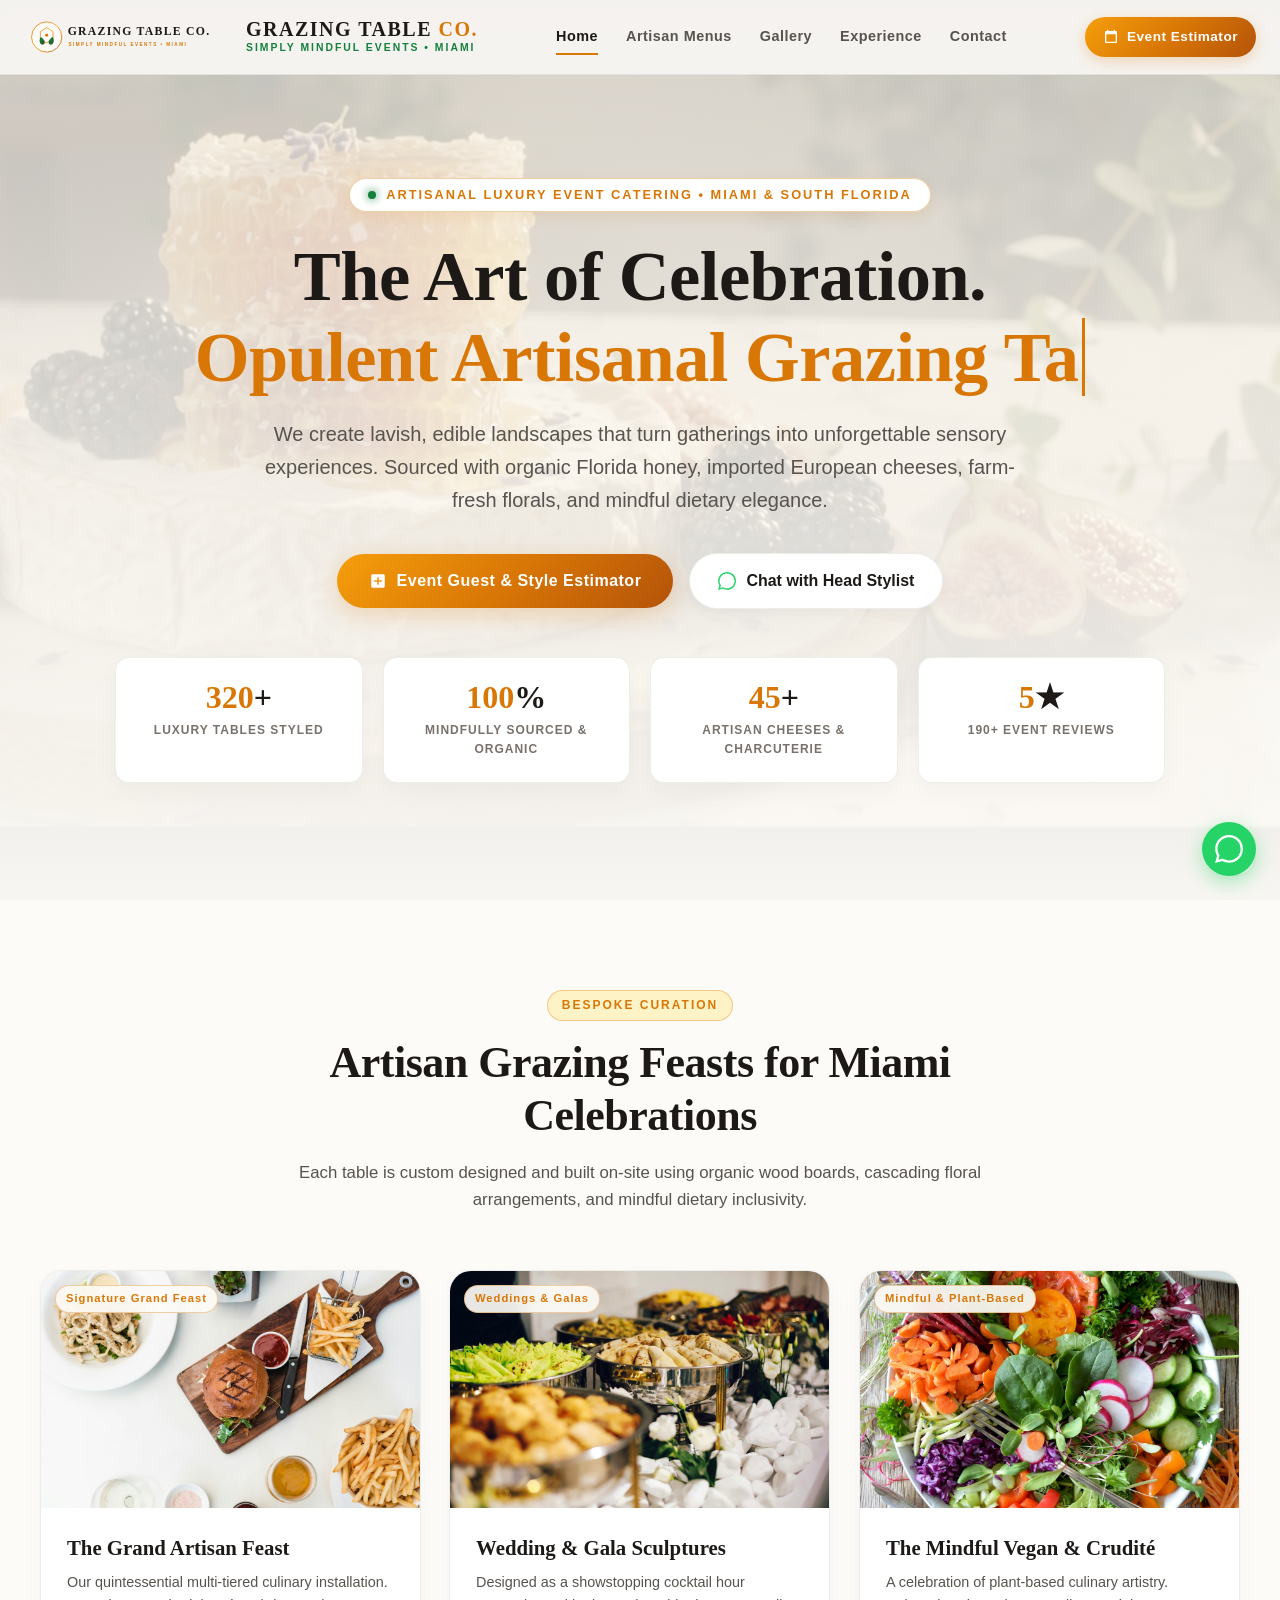
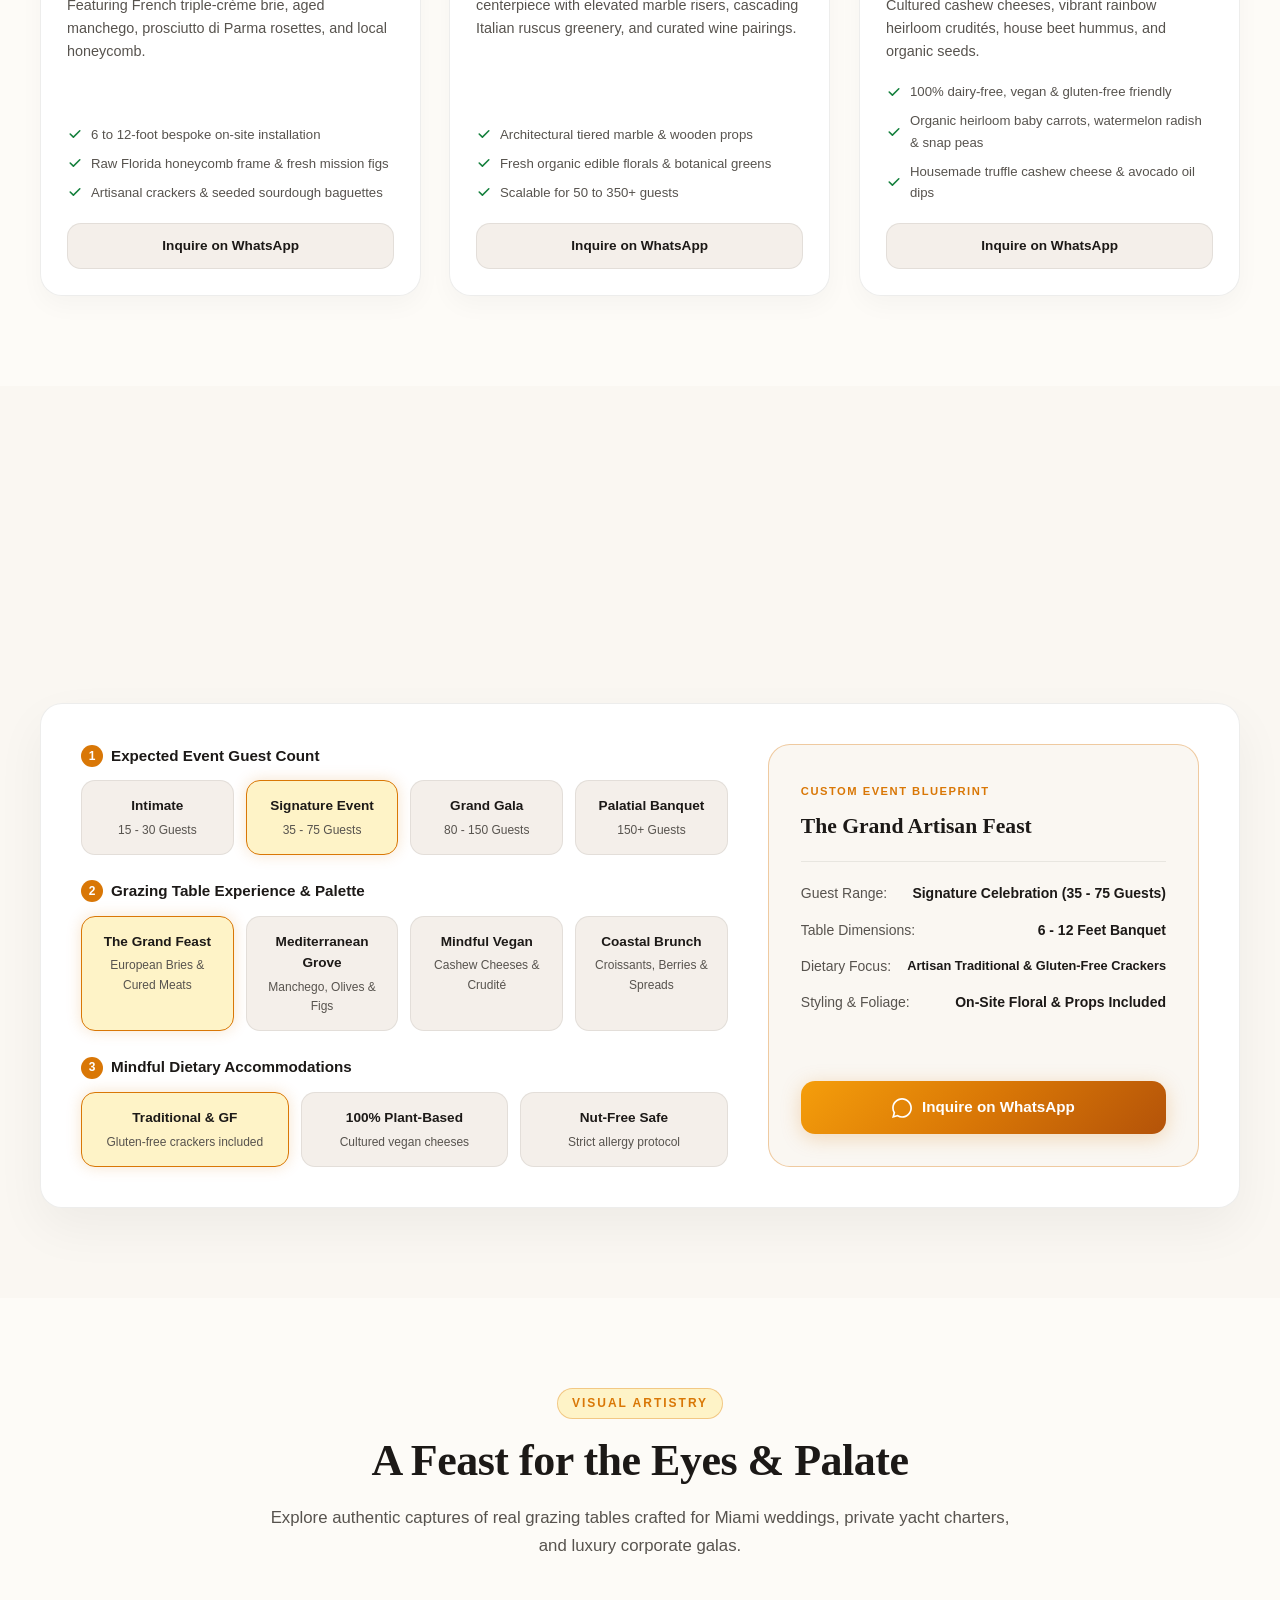
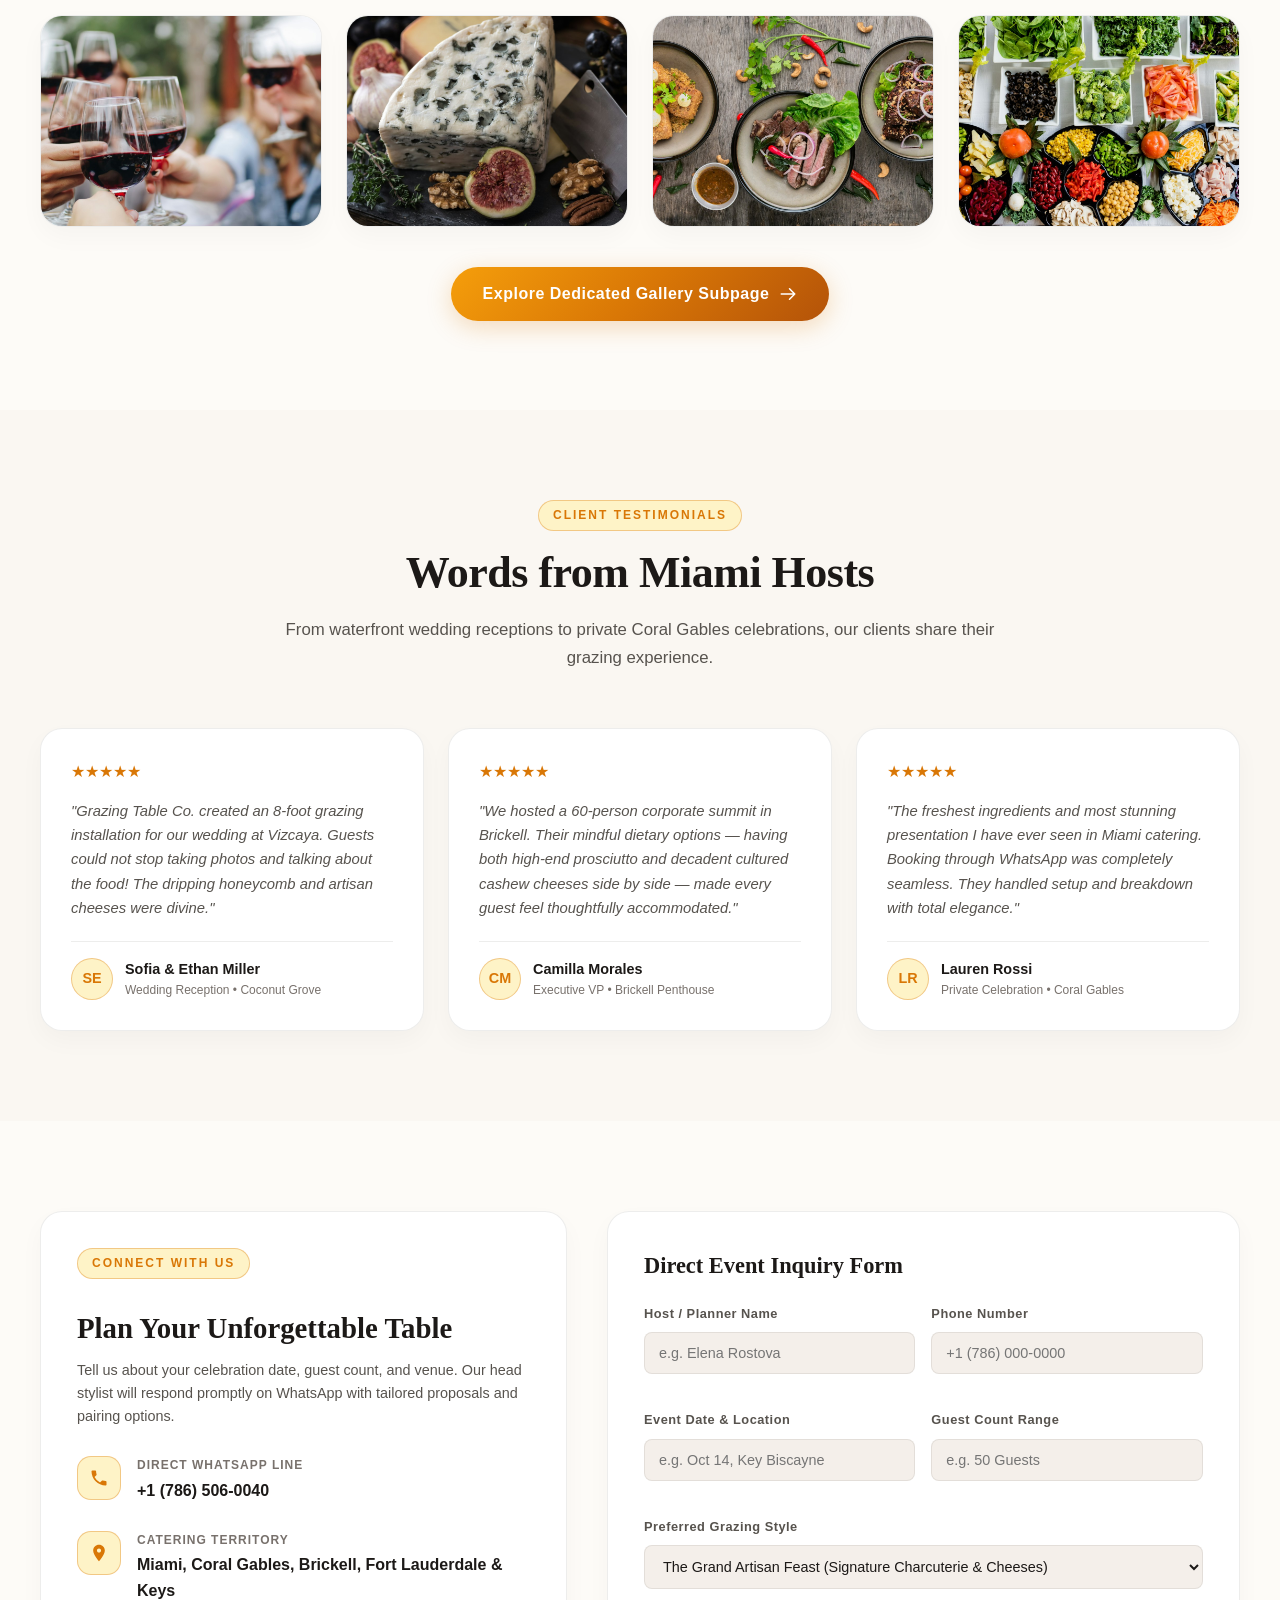
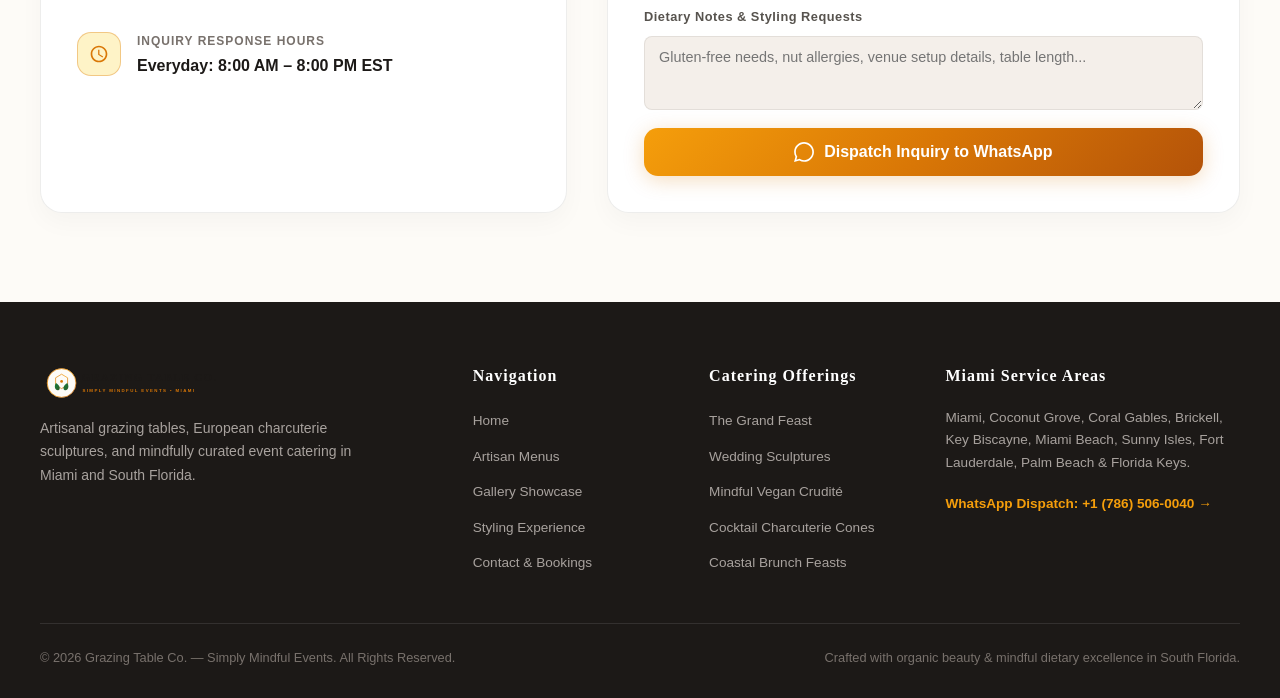
<file: index.html>
<!DOCTYPE html>
<html lang="en">
<head>
  <meta charset="UTF-8">
  <meta name="viewport" content="width=device-width, initial-scale=1.0">
  <title>Grazing Table Co. | Luxury Artisanal Event Catering &amp; Charcuterie Miami</title>
  <meta name="description" content="Grazing Table Co. — Simply Mindful Events crafts breathtaking artisanal grazing tables, European cheese displays, and mindfully sourced event catering across Miami and South Florida.">
  
  <link rel="icon" type="image/svg+xml" href="assets/images/favicon.svg">
  <link rel="icon" type="image/png" sizes="32x32" href="assets/images/favicon-32x32.png">
  <link rel="apple-touch-icon" href="assets/images/apple-touch-icon.png">
  
  <link rel="stylesheet" href="css/style.css">
</head>
<body>

  <!-- Top Navigation Bar -->
  <header class="site-header">
    <div class="nav-container">
      <a href="index.html" class="brand-link">
        <img src="assets/images/logo.svg" alt="Grazing Table Co. Logo" class="brand-logo-img">
        <div class="brand-text">
          <span class="brand-title">GRAZING TABLE <span>CO.</span></span>
          <span class="brand-sub">Simply Mindful Events • Miami</span>
        </div>
      </a>

      <nav class="nav-menu">
        <a href="index.html" class="nav-link active">Home</a>
        <a href="menus.html" class="nav-link">Artisan Menus</a>
        <a href="gallery.html" class="nav-link">Gallery</a>
        <a href="experience.html" class="nav-link">Experience</a>
        <a href="contact.html" class="nav-link">Contact</a>
      </nav>

      <div class="nav-actions">
        <a href="#estimator" class="btn-header-cta">
          <svg width="16" height="16" fill="currentColor" viewBox="0 0 24 24"><path d="M19 3h-1V1h-2v2H8V1H6v2H5c-1.11 0-2 .9-2 2v14c0 1.1.89 2 2 2h14c1.1 0 2-.9 2-2V5c0-1.1-.9-2-2-2zm0 16H5V8h14v11z"/></svg>
          Event Estimator
        </a>
        <button class="hamburger-btn" aria-label="Toggle navigation drawer" aria-expanded="false">
          <svg width="22" height="22" fill="none" stroke="currentColor" stroke-width="2" viewBox="0 0 24 24"><path stroke-linecap="round" stroke-linejoin="round" d="M4 6h16M4 12h16M4 18h16"/></svg>
        </button>
      </div>
    </div>
  </header>

  <!-- Mobile Drawer -->
  <aside class="mobile-drawer">
    <ul class="drawer-links">
      <li><a href="index.html" class="drawer-link active">Home</a></li>
      <li><a href="menus.html" class="drawer-link">Artisan Menus &amp; Pairings</a></li>
      <li>
        <a href="gallery.html" class="drawer-link">
          Showcase Gallery
          <span class="drawer-badge">Dedicated Tab</span>
        </a>
      </li>
      <li><a href="experience.html" class="drawer-link">Styling &amp; Experience</a></li>
      <li><a href="contact.html" class="drawer-link">Event Booking on WhatsApp</a></li>
    </ul>

    <div class="drawer-cta-container">
      <a href="https://wa.me/17865060040?text=Hi%20Grazing%20Table%20Co.!%20I'd%20like%20to%20inquire%20about%20event%20catering%20in%20Miami." class="btn-hero-primary" style="width:100%;">
        <svg width="18" height="18" fill="currentColor" viewBox="0 0 24 24"><path d="M.057 24l1.687-6.163c-1.041-1.804-1.588-3.849-1.587-5.946.003-6.556 5.338-11.891 11.893-11.891 3.181.001 6.167 1.24 8.413 3.488 2.245 2.248 3.481 5.236 3.48 8.414-.003 6.557-5.338 11.892-11.893 11.892-1.99-.001-3.951-.5-5.688-1.448l-6.305 1.654zm6.597-3.807c1.676.995 3.276 1.591 5.392 1.592 5.448 0 9.886-4.434 9.889-9.885.002-5.462-4.415-9.89-9.881-9.892-5.452 0-9.887 4.434-9.889 9.884-.001 2.225.651 3.891 1.746 5.634l-.999 3.648 3.742-.981z"/></svg>
        WhatsApp Catering (+1 786-506-0040)
      </a>
    </div>
  </aside>

  <!-- Hero Section with 16:9 Gemini Video -->
  <section class="hero-section">
    <div class="hero-video-wrap">
      <video class="hero-video" autoplay loop muted playsinline poster="assets/images/hero-poster.jpg">
        <source src="assets/videos/hero.mp4" type="video/mp4">
      </video>
    </div>
    <div class="hero-overlay"></div>

    <button class="video-control-btn" aria-label="Toggle background video playback">
      <svg width="18" height="18" fill="currentColor" viewBox="0 0 24 24"><path d="M6 19h4V5H6v14zm8-14v14h4V5h-4z"/></svg>
    </button>

    <div class="hero-container glide-in">
      <div class="hero-badge">
        <span class="live-beacon"></span>
        Artisanal Luxury Event Catering • Miami &amp; South Florida
      </div>

      <h1 class="hero-title">
        The Art of Celebration.<br>
        <span class="dynamic-typewriter"></span>
      </h1>

      <p class="hero-lead">
        We create lavish, edible landscapes that turn gatherings into unforgettable sensory experiences. Sourced with organic Florida honey, imported European cheeses, farm-fresh florals, and mindful dietary elegance.
      </p>

      <div class="hero-cta-group">
        <a href="#estimator" class="btn-hero-primary">
          <svg width="18" height="18" fill="currentColor" viewBox="0 0 24 24"><path d="M19 3H5c-1.1 0-2 .9-2 2v14c0 1.1.9 2 2 2h14c1.1 0 2-.9 2-2V5c0-1.1-.9-2-2-2zm-2 10h-4v4h-2v-4H7v-2h4V7h2v4h4v2z"/></svg>
          Event Guest &amp; Style Estimator
        </a>
        <a href="https://wa.me/17865060040?text=Hi%20Grazing%20Table%20Co.!%20I'd%20like%20to%20discuss%20catering%20for%20an%20upcoming%20event." class="btn-hero-secondary">
          <svg width="18" height="18" fill="#25D366" viewBox="0 0 24 24"><path d="M.057 24l1.687-6.163c-1.041-1.804-1.588-3.849-1.587-5.946.003-6.556 5.338-11.891 11.893-11.891 3.181.001 6.167 1.24 8.413 3.488 2.245 2.248 3.481 5.236 3.48 8.414-.003 6.557-5.338 11.892-11.893 11.892-1.99-.001-3.951-.5-5.688-1.448l-6.305 1.654zm6.597-3.807c1.676.995 3.276 1.591 5.392 1.592 5.448 0 9.886-4.434 9.889-9.885.002-5.462-4.415-9.89-9.881-9.892-5.452 0-9.887 4.434-9.889 9.884-.001 2.225.651 3.891 1.746 5.634l-.999 3.648 3.742-.981z"/></svg>
          Chat with Head Stylist
        </a>
      </div>

      <!-- Compact Telemetry Stats -->
      <div class="hero-telemetry-grid">
        <div class="hero-stat-card">
          <div class="stat-number"><span class="stat-counter" data-target="320">0</span>+</div>
          <div class="stat-label">Luxury Tables Styled</div>
        </div>
        <div class="hero-stat-card">
          <div class="stat-number"><span class="stat-counter" data-target="100">0</span>%</div>
          <div class="stat-label">Mindfully Sourced &amp; Organic</div>
        </div>
        <div class="hero-stat-card">
          <div class="stat-number"><span class="stat-counter" data-target="45">0</span>+</div>
          <div class="stat-label">Artisan Cheeses &amp; Charcuterie</div>
        </div>
        <div class="hero-stat-card">
          <div class="stat-number"><span class="stat-counter" data-target="5.0">0</span>★</div>
          <div class="stat-label">190+ Event Reviews</div>
        </div>
      </div>
    </div>
  </section>

  <!-- Signature Collections -->
  <section class="section">
    <div class="section-container">
      <div class="section-header glide-in">
        <span class="section-badge">Bespoke Curation</span>
        <h2 class="section-title">Artisan Grazing Feasts for Miami Celebrations</h2>
        <p class="section-lead">Each table is custom designed and built on-site using organic wood boards, cascading floral arrangements, and mindful dietary inclusivity.</p>
      </div>

      <div class="cards-grid-3">
        <!-- Collection 1 -->
        <article class="offering-card glide-in">
          <div class="offering-image-wrap">
            <img src="assets/images/artisanal-charcuterie-spread.jpg" alt="The Grand Artisan Feast" class="offering-img">
            <span class="offering-tag">Signature Grand Feast</span>
          </div>
          <div class="offering-body">
            <h3 class="offering-title">The Grand Artisan Feast</h3>
            <p class="offering-desc">Our quintessential multi-tiered culinary installation. Featuring French triple-crème brie, aged manchego, prosciutto di Parma rosettes, and local honeycomb.</p>
            <ul class="offering-features">
              <li class="offering-feature-item"><svg width="16" height="16" fill="currentColor" viewBox="0 0 20 20"><path fill-rule="evenodd" d="M16.707 5.293a1 1 0 010 1.414l-8 8a1 1 0 01-1.414 0l-4-4a1 1 0 011.414-1.414L8 12.586l7.293-7.293a1 1 0 011.414 0z" clip-rule="evenodd"></path></svg> 6 to 12-foot bespoke on-site installation</li>
              <li class="offering-feature-item"><svg width="16" height="16" fill="currentColor" viewBox="0 0 20 20"><path fill-rule="evenodd" d="M16.707 5.293a1 1 0 010 1.414l-8 8a1 1 0 01-1.414 0l-4-4a1 1 0 011.414-1.414L8 12.586l7.293-7.293a1 1 0 011.414 0z" clip-rule="evenodd"></path></svg> Raw Florida honeycomb frame &amp; fresh mission figs</li>
              <li class="offering-feature-item"><svg width="16" height="16" fill="currentColor" viewBox="0 0 20 20"><path fill-rule="evenodd" d="M16.707 5.293a1 1 0 010 1.414l-8 8a1 1 0 01-1.414 0l-4-4a1 1 0 011.414-1.414L8 12.586l7.293-7.293a1 1 0 011.414 0z" clip-rule="evenodd"></path></svg> Artisanal crackers &amp; seeded sourdough baguettes</li>
            </ul>
            <div class="offering-action">
              <a href="https://wa.me/17865060040?text=Hi%20Grazing%20Table%20Co.!%20I'm%20interested%20in%20The%20Grand%20Artisan%20Feast." class="btn-card-inquire">Inquire on WhatsApp</a>
            </div>
          </div>
        </article>

        <!-- Collection 2 -->
        <article class="offering-card glide-in">
          <div class="offering-image-wrap">
            <img src="assets/images/wedding-grazing-feast.jpg" alt="Wedding Grazing Table Installation" class="offering-img">
            <span class="offering-tag">Weddings &amp; Galas</span>
          </div>
          <div class="offering-body">
            <h3 class="offering-title">Wedding &amp; Gala Sculptures</h3>
            <p class="offering-desc">Designed as a showstopping cocktail hour centerpiece with elevated marble risers, cascading Italian ruscus greenery, and curated wine pairings.</p>
            <ul class="offering-features">
              <li class="offering-feature-item"><svg width="16" height="16" fill="currentColor" viewBox="0 0 20 20"><path fill-rule="evenodd" d="M16.707 5.293a1 1 0 010 1.414l-8 8a1 1 0 01-1.414 0l-4-4a1 1 0 011.414-1.414L8 12.586l7.293-7.293a1 1 0 011.414 0z" clip-rule="evenodd"></path></svg> Architectural tiered marble &amp; wooden props</li>
              <li class="offering-feature-item"><svg width="16" height="16" fill="currentColor" viewBox="0 0 20 20"><path fill-rule="evenodd" d="M16.707 5.293a1 1 0 010 1.414l-8 8a1 1 0 01-1.414 0l-4-4a1 1 0 011.414-1.414L8 12.586l7.293-7.293a1 1 0 011.414 0z" clip-rule="evenodd"></path></svg> Fresh organic edible florals &amp; botanical greens</li>
              <li class="offering-feature-item"><svg width="16" height="16" fill="currentColor" viewBox="0 0 20 20"><path fill-rule="evenodd" d="M16.707 5.293a1 1 0 010 1.414l-8 8a1 1 0 01-1.414 0l-4-4a1 1 0 011.414-1.414L8 12.586l7.293-7.293a1 1 0 011.414 0z" clip-rule="evenodd"></path></svg> Scalable for 50 to 350+ guests</li>
            </ul>
            <div class="offering-action">
              <a href="https://wa.me/17865060040?text=Hi%20Grazing%20Table%20Co.!%20I'm%20planning%20a%20wedding/gala%20grazing%20table." class="btn-card-inquire">Inquire on WhatsApp</a>
            </div>
          </div>
        </article>

        <!-- Collection 3 -->
        <article class="offering-card glide-in">
          <div class="offering-image-wrap">
            <img src="assets/images/vegan-mindful-crudite-spread.jpg" alt="Mindful Vegan and Crudite Spread" class="offering-img">
            <span class="offering-tag">Mindful &amp; Plant-Based</span>
          </div>
          <div class="offering-body">
            <h3 class="offering-title">The Mindful Vegan &amp; Crudité</h3>
            <p class="offering-desc">A celebration of plant-based culinary artistry. Cultured cashew cheeses, vibrant rainbow heirloom crudités, house beet hummus, and organic seeds.</p>
            <ul class="offering-features">
              <li class="offering-feature-item"><svg width="16" height="16" fill="currentColor" viewBox="0 0 20 20"><path fill-rule="evenodd" d="M16.707 5.293a1 1 0 010 1.414l-8 8a1 1 0 01-1.414 0l-4-4a1 1 0 011.414-1.414L8 12.586l7.293-7.293a1 1 0 011.414 0z" clip-rule="evenodd"></path></svg> 100% dairy-free, vegan &amp; gluten-free friendly</li>
              <li class="offering-feature-item"><svg width="16" height="16" fill="currentColor" viewBox="0 0 20 20"><path fill-rule="evenodd" d="M16.707 5.293a1 1 0 010 1.414l-8 8a1 1 0 01-1.414 0l-4-4a1 1 0 011.414-1.414L8 12.586l7.293-7.293a1 1 0 011.414 0z" clip-rule="evenodd"></path></svg> Organic heirloom baby carrots, watermelon radish &amp; snap peas</li>
              <li class="offering-feature-item"><svg width="16" height="16" fill="currentColor" viewBox="0 0 20 20"><path fill-rule="evenodd" d="M16.707 5.293a1 1 0 010 1.414l-8 8a1 1 0 01-1.414 0l-4-4a1 1 0 011.414-1.414L8 12.586l7.293-7.293a1 1 0 011.414 0z" clip-rule="evenodd"></path></svg> Housemade truffle cashew cheese &amp; avocado oil dips</li>
            </ul>
            <div class="offering-action">
              <a href="https://wa.me/17865060040?text=Hi%20Grazing%20Table%20Co.!%20I'm%20interested%20in%20The%20Mindful%20Vegan%20spread." class="btn-card-inquire">Inquire on WhatsApp</a>
            </div>
          </div>
        </article>
      </div>
    </div>
  </section>

  <!-- Interactive Value Calculator / Event Guest Count & Style Estimator -->
  <section class="section-alt" id="estimator">
    <div class="section-container">
      <div class="section-header glide-in">
        <span class="section-badge">Interactive Estimator</span>
        <h2 class="section-title">Event Guest Count &amp; Table Stylist</h2>
        <p class="section-lead">Select your estimated celebration guest count, preferred culinary design, and dietary requirements for an instant setup blueprint and direct WhatsApp catering inquiry.</p>
      </div>

      <div class="calculator-wrapper glide-in">
        <form id="grazingEstimatorForm" class="calc-grid" onsubmit="event.preventDefault();">
          <div class="calc-inputs">
            <!-- 1. Guest Count -->
            <div>
              <div class="calc-group-title"><span>1</span> Expected Event Guest Count</div>
              <div class="options-pill-grid">
                <input type="radio" id="guest1" name="guests" value="Intimate Gathering (15 - 30 Guests)" class="calc-pill-input">
                <label for="guest1" class="calc-pill-label">
                  <span class="pill-title">Intimate</span>
                  <span class="pill-sub">15 - 30 Guests</span>
                </label>

                <input type="radio" id="guest2" name="guests" value="Signature Celebration (35 - 75 Guests)" class="calc-pill-input" checked>
                <label for="guest2" class="calc-pill-label">
                  <span class="pill-title">Signature Event</span>
                  <span class="pill-sub">35 - 75 Guests</span>
                </label>

                <input type="radio" id="guest3" name="guests" value="Grand Reception (80 - 150 Guests)" class="calc-pill-input">
                <label for="guest3" class="calc-pill-label">
                  <span class="pill-title">Grand Gala</span>
                  <span class="pill-sub">80 - 150 Guests</span>
                </label>

                <input type="radio" id="guest4" name="guests" value="Palatial Banquet (150+ Guests)" class="calc-pill-input">
                <label for="guest4" class="calc-pill-label">
                  <span class="pill-title">Palatial Banquet</span>
                  <span class="pill-sub">150+ Guests</span>
                </label>
              </div>
            </div>

            <!-- 2. Grazing Style -->
            <div>
              <div class="calc-group-title"><span>2</span> Grazing Table Experience &amp; Palette</div>
              <div class="options-pill-grid">
                <input type="radio" id="style1" name="style" value="grand" class="calc-pill-input" checked>
                <label for="style1" class="calc-pill-label">
                  <span class="pill-title">The Grand Feast</span>
                  <span class="pill-sub">European Bries &amp; Cured Meats</span>
                </label>

                <input type="radio" id="style2" name="style" value="mediterranean" class="calc-pill-input">
                <label for="style2" class="calc-pill-label">
                  <span class="pill-title">Mediterranean Grove</span>
                  <span class="pill-sub">Manchego, Olives &amp; Figs</span>
                </label>

                <input type="radio" id="style3" name="style" value="vegan" class="calc-pill-input">
                <label for="style3" class="calc-pill-label">
                  <span class="pill-title">Mindful Vegan</span>
                  <span class="pill-sub">Cashew Cheeses &amp; Crudité</span>
                </label>

                <input type="radio" id="style4" name="style" value="brunch" class="calc-pill-input">
                <label for="style4" class="calc-pill-label">
                  <span class="pill-title">Coastal Brunch</span>
                  <span class="pill-sub">Croissants, Berries &amp; Spreads</span>
                </label>
              </div>
            </div>

            <!-- 3. Dietary Accommodations -->
            <div>
              <div class="calc-group-title"><span>3</span> Mindful Dietary Accommodations</div>
              <div class="options-pill-grid">
                <input type="radio" id="diet1" name="dietary" value="Artisan Traditional & Gluten-Free Crackers" class="calc-pill-input" checked>
                <label for="diet1" class="calc-pill-label">
                  <span class="pill-title">Traditional &amp; GF</span>
                  <span class="pill-sub">Gluten-free crackers included</span>
                </label>

                <input type="radio" id="diet2" name="dietary" value="100% Plant-Based Vegan Only" class="calc-pill-input">
                <label for="diet2" class="calc-pill-label">
                  <span class="pill-title">100% Plant-Based</span>
                  <span class="pill-sub">Cultured vegan cheeses</span>
                </label>

                <input type="radio" id="diet3" name="dietary" value="Nut-Free Certified Safe Arrangement" class="calc-pill-input">
                <label for="diet3" class="calc-pill-label">
                  <span class="pill-title">Nut-Free Safe</span>
                  <span class="pill-sub">Strict allergy protocol</span>
                </label>
              </div>
            </div>
          </div>

          <!-- Summary Blueprint Card -->
          <div class="calc-summary-card">
            <div class="summary-header">
              <span class="summary-badge">Custom Event Blueprint</span>
              <div id="summaryStyleName" class="summary-service-name">The Grand Artisan Feast</div>
            </div>

            <div class="summary-specs">
              <div class="spec-row">
                <span class="spec-label">Guest Range:</span>
                <span id="summaryGuests" class="spec-value">35 - 75 Guests</span>
              </div>
              <div class="spec-row">
                <span class="spec-label">Table Dimensions:</span>
                <span id="summaryTableLength" class="spec-value">6 - 12 Feet Banquet</span>
              </div>
              <div class="spec-row">
                <span class="spec-label">Dietary Focus:</span>
                <span id="summaryDietary" class="spec-value" style="font-size:0.8rem; text-align:right;">Traditional &amp; GF</span>
              </div>
              <div class="spec-row">
                <span class="spec-label">Styling &amp; Foliage:</span>
                <span class="spec-value">On-Site Floral &amp; Props Included</span>
              </div>
            </div>

            <div class="summary-action-area">
              <a id="btnBookEstimator" href="#" class="btn-book-quote">
                <svg width="20" height="20" fill="currentColor" viewBox="0 0 24 24"><path d="M.057 24l1.687-6.163c-1.041-1.804-1.588-3.849-1.587-5.946.003-6.556 5.338-11.891 11.893-11.891 3.181.001 6.167 1.24 8.413 3.488 2.245 2.248 3.481 5.236 3.48 8.414-.003 6.557-5.338 11.892-11.893 11.892-1.99-.001-3.951-.5-5.688-1.448l-6.305 1.654zm6.597-3.807c1.676.995 3.276 1.591 5.392 1.592 5.448 0 9.886-4.434 9.889-9.885.002-5.462-4.415-9.89-9.881-9.892-5.452 0-9.887 4.434-9.889 9.884-.001 2.225.651 3.891 1.746 5.634l-.999 3.648 3.742-.981z"/></svg>
                Inquire on WhatsApp
              </a>
            </div>
          </div>
        </form>
      </div>
    </div>
  </section>

  <!-- Showcase Preview (Mandatory Dedicated Gallery Link) -->
  <section class="section">
    <div class="section-container">
      <div class="section-header glide-in">
        <span class="section-badge">Visual Artistry</span>
        <h2 class="section-title">A Feast for the Eyes &amp; Palate</h2>
        <p class="section-lead">Explore authentic captures of real grazing tables crafted for Miami weddings, private yacht charters, and luxury corporate galas.</p>
      </div>

      <div class="cards-grid-4">
        <div class="gallery-item glide-in">
          <img src="assets/images/organic-fruit-honeycomb-board.jpg" alt="Organic Honeycomb and Brie Board">
          <div class="gallery-item-overlay">
            <span class="gallery-tag">Artisan Board</span>
            <div class="gallery-title">Raw Florida Honeycomb &amp; French Brie</div>
          </div>
        </div>

        <div class="gallery-item glide-in">
          <img src="assets/images/imported-artisan-cheeses.jpg" alt="Imported Artisan Cheese Wheels">
          <div class="gallery-item-overlay">
            <span class="gallery-tag">Imported Cheeses</span>
            <div class="gallery-title">Aged Gouda &amp; Spanish Manchego Wheels</div>
          </div>
        </div>

        <div class="gallery-item glide-in">
          <img src="assets/images/charcuterie-cones-bites.jpg" alt="Charcuterie Cones and Canapés">
          <div class="gallery-item-overlay">
            <span class="gallery-tag">Cocktail Bites</span>
            <div class="gallery-title">Individual Gourmet Charcuterie Cones</div>
          </div>
        </div>

        <div class="gallery-item glide-in">
          <img src="assets/images/coastal-brunch-grazing.jpg" alt="Coastal Brunch Grazing Table">
          <div class="gallery-item-overlay">
            <span class="gallery-tag">Brunch Graze</span>
            <div class="gallery-title">Morning Pastries, Fresh Berries &amp; Spreads</div>
          </div>
        </div>
      </div>

      <div style="text-align: center; margin-top: 40px;" class="glide-in">
        <a href="gallery.html" class="btn-hero-primary">
          Explore Dedicated Gallery Subpage
          <svg width="18" height="18" fill="none" stroke="currentColor" stroke-width="2" viewBox="0 0 24 24"><path stroke-linecap="round" stroke-linejoin="round" d="M14 5l7 7m0 0l-7 7m7-7H3"/></svg>
        </a>
      </div>
    </div>
  </section>

  <!-- Client Reviews (Bento Grid) -->
  <section class="section-alt">
    <div class="section-container">
      <div class="section-header glide-in">
        <span class="section-badge">Client Testimonials</span>
        <h2 class="section-title">Words from Miami Hosts</h2>
        <p class="section-lead">From waterfront wedding receptions to private Coral Gables celebrations, our clients share their grazing experience.</p>
      </div>

      <div class="reviews-grid">
        <div class="review-card glide-in">
          <div class="review-rating">★★★★★</div>
          <p class="review-text">"Grazing Table Co. created an 8-foot grazing installation for our wedding at Vizcaya. Guests could not stop taking photos and talking about the food! The dripping honeycomb and artisan cheeses were divine."</p>
          <div class="review-author-wrap">
            <div class="author-avatar">SE</div>
            <div class="author-info">
              <span class="author-name">Sofia &amp; Ethan Miller</span>
              <span class="author-vehicle">Wedding Reception • Coconut Grove</span>
            </div>
          </div>
        </div>

        <div class="review-card glide-in">
          <div class="review-rating">★★★★★</div>
          <p class="review-text">"We hosted a 60-person corporate summit in Brickell. Their mindful dietary options — having both high-end prosciutto and decadent cultured cashew cheeses side by side — made every guest feel thoughtfully accommodated."</p>
          <div class="review-author-wrap">
            <div class="author-avatar">CM</div>
            <div class="author-info">
              <span class="author-name">Camilla Morales</span>
              <span class="author-vehicle">Executive VP • Brickell Penthouse</span>
            </div>
          </div>
        </div>

        <div class="review-card glide-in">
          <div class="review-rating">★★★★★</div>
          <p class="review-text">"The freshest ingredients and most stunning presentation I have ever seen in Miami catering. Booking through WhatsApp was completely seamless. They handled setup and breakdown with total elegance."</p>
          <div class="review-author-wrap">
            <div class="author-avatar">LR</div>
            <div class="author-info">
              <span class="author-name">Lauren Rossi</span>
              <span class="author-vehicle">Private Celebration • Coral Gables</span>
            </div>
          </div>
        </div>
      </div>
    </div>
  </section>

  <!-- Direct Contact & Inquiry -->
  <section class="section">
    <div class="section-container">
      <div class="contact-grid">
        <div class="contact-info-card glide-in">
          <div>
            <span class="section-badge">Connect With Us</span>
            <h3 style="font-family:var(--font-serif); font-size:1.8rem; font-weight:800; color:var(--text-primary); margin-top:10px;">Plan Your Unforgettable Table</h3>
            <p style="font-size:0.9rem; color:var(--text-muted); margin-top:8px;">Tell us about your celebration date, guest count, and venue. Our head stylist will respond promptly on WhatsApp with tailored proposals and pairing options.</p>
          </div>

          <div class="info-item">
            <div class="info-icon">
              <svg width="20" height="20" fill="currentColor" viewBox="0 0 24 24"><path d="M6.62 10.79a15.053 15.053 0 006.59 6.59l2.2-2.2c.27-.27.67-.36 1.02-.24 1.12.37 2.33.57 3.57.57.55 0 1 .45 1 1V20c0 .55-.45 1-1 1-9.39 0-17-7.61-17-17 0-.55.45-1 1-1h3.5c.55 0 1 .45 1 1 0 1.25.2 2.45.57 3.57.11.35.03.74-.25 1.02l-2.2 2.2z"/></svg>
            </div>
            <div class="info-content">
              <span class="info-label">Direct WhatsApp Line</span>
              <a href="https://wa.me/17865060040" class="info-val">+1 (786) 506-0040</a>
            </div>
          </div>

          <div class="info-item">
            <div class="info-icon">
              <svg width="20" height="20" fill="currentColor" viewBox="0 0 24 24"><path d="M12 2C8.13 2 5 5.13 5 9c0 5.25 7 13 7 13s7-7.75 7-13c0-3.87-3.13-7-7-7zm0 9.5c-1.38 0-2.5-1.12-2.5-2.5s1.12-2.5 2.5-2.5 2.5 1.12 2.5 2.5-1.12 2.5-2.5 2.5z"/></svg>
            </div>
            <div class="info-content">
              <span class="info-label">Catering Territory</span>
              <span class="info-val">Miami, Coral Gables, Brickell, Fort Lauderdale &amp; Keys</span>
            </div>
          </div>

          <div class="info-item">
            <div class="info-icon">
              <svg width="20" height="20" fill="currentColor" viewBox="0 0 24 24"><path d="M11.99 2C6.47 2 2 6.48 2 12s4.47 10 9.99 10C17.52 22 22 17.52 22 12S17.52 2 11.99 2zM12 20c-4.42 0-8-3.58-8-8s3.58-8 8-8 8 3.58 8 8-3.58 8-8 8zm.5-13H11v6l5.25 3.15.75-1.23-4.5-2.67z"/></svg>
            </div>
            <div class="info-content">
              <span class="info-label">Inquiry Response Hours</span>
              <span class="info-val">Everyday: 8:00 AM – 8:00 PM EST</span>
            </div>
          </div>
        </div>

        <div class="contact-form-card glide-in">
          <h3 style="font-family:var(--font-serif); font-size:1.4rem; font-weight:800; color:var(--text-primary); margin-bottom:20px;">Direct Event Inquiry Form</h3>
          <form onsubmit="handleContactSubmit(event)">
            <div class="form-row">
              <div class="form-group">
                <label class="form-label">Host / Planner Name</label>
                <input type="text" id="contactName" class="form-input" placeholder="e.g. Elena Rostova" required>
              </div>
              <div class="form-group">
                <label class="form-label">Phone Number</label>
                <input type="tel" id="contactPhone" class="form-input" placeholder="+1 (786) 000-0000" required>
              </div>
            </div>

            <div class="form-row">
              <div class="form-group">
                <label class="form-label">Event Date &amp; Location</label>
                <input type="text" id="contactLocation" class="form-input" placeholder="e.g. Oct 14, Key Biscayne" required>
              </div>
              <div class="form-group">
                <label class="form-label">Guest Count Range</label>
                <input type="text" id="contactGuests" class="form-input" placeholder="e.g. 50 Guests" required>
              </div>
            </div>

            <div class="form-group">
              <label class="form-label">Preferred Grazing Style</label>
              <select id="contactService" class="form-select">
                <option value="The Grand Artisan Feast">The Grand Artisan Feast (Signature Charcuterie &amp; Cheeses)</option>
                <option value="Wedding &amp; Gala Multi-Tier Sculpture">Wedding &amp; Gala Multi-Tier Sculpture</option>
                <option value="The Mindful Vegan &amp; Crudité">The Mindful Vegan &amp; Crudité (100% Plant-Based)</option>
                <option value="The Coastal Mediterranean Grove">The Coastal Mediterranean Grove</option>
                <option value="Cocktail Grazing Cones &amp; Platters">Cocktail Grazing Cones &amp; Passed Platters</option>
              </select>
            </div>

            <div class="form-group">
              <label class="form-label">Dietary Notes &amp; Styling Requests</label>
              <textarea id="contactNotes" class="form-textarea" rows="3" placeholder="Gluten-free needs, nut allergies, venue setup details, table length..."></textarea>
            </div>

            <button type="submit" class="btn-form-submit">
              <svg width="20" height="20" fill="currentColor" viewBox="0 0 24 24"><path d="M.057 24l1.687-6.163c-1.041-1.804-1.588-3.849-1.587-5.946.003-6.556 5.338-11.891 11.893-11.891 3.181.001 6.167 1.24 8.413 3.488 2.245 2.248 3.481 5.236 3.48 8.414-.003 6.557-5.338 11.892-11.893 11.892-1.99-.001-3.951-.5-5.688-1.448l-6.305 1.654zm6.597-3.807c1.676.995 3.276 1.591 5.392 1.592 5.448 0 9.886-4.434 9.889-9.885.002-5.462-4.415-9.89-9.881-9.892-5.452 0-9.887 4.434-9.889 9.884-.001 2.225.651 3.891 1.746 5.634l-.999 3.648 3.742-.981z"/></svg>
              Dispatch Inquiry to WhatsApp
            </button>
          </form>
        </div>
      </div>
    </div>
  </section>

  <!-- Site Footer -->
  <footer class="site-footer">
    <div class="footer-container">
      <div class="footer-top">
        <div>
          <img src="assets/images/logo.svg" alt="Grazing Table Co. Logo" style="height:40px;">
          <p class="footer-brand-desc">
            Artisanal grazing tables, European charcuterie sculptures, and mindfully curated event catering in Miami and South Florida.
          </p>
        </div>

        <div>
          <h4 class="footer-heading">Navigation</h4>
          <ul class="footer-links">
            <li><a href="index.html" class="footer-link">Home</a></li>
            <li><a href="menus.html" class="footer-link">Artisan Menus</a></li>
            <li><a href="gallery.html" class="footer-link">Gallery Showcase</a></li>
            <li><a href="experience.html" class="footer-link">Styling Experience</a></li>
            <li><a href="contact.html" class="footer-link">Contact &amp; Bookings</a></li>
          </ul>
        </div>

        <div>
          <h4 class="footer-heading">Catering Offerings</h4>
          <ul class="footer-links">
            <li><a href="menus.html" class="footer-link">The Grand Feast</a></li>
            <li><a href="menus.html" class="footer-link">Wedding Sculptures</a></li>
            <li><a href="menus.html" class="footer-link">Mindful Vegan Crudité</a></li>
            <li><a href="menus.html" class="footer-link">Cocktail Charcuterie Cones</a></li>
            <li><a href="menus.html" class="footer-link">Coastal Brunch Feasts</a></li>
          </ul>
        </div>

        <div>
          <h4 class="footer-heading">Miami Service Areas</h4>
          <p style="font-size:0.85rem; color:#A8A29E; line-height:1.65;">
            Miami, Coconut Grove, Coral Gables, Brickell, Key Biscayne, Miami Beach, Sunny Isles, Fort Lauderdale, Palm Beach &amp; Florida Keys.
          </p>
          <div style="margin-top:16px;">
            <a href="https://wa.me/17865060040" style="display:inline-flex; align-items:center; gap:8px; font-size:0.85rem; color:#F59E0B; font-weight:700;">
              WhatsApp Dispatch: +1 (786) 506-0040 →
            </a>
          </div>
        </div>
      </div>

      <div class="footer-bottom">
        <div>&copy; 2026 Grazing Table Co. — Simply Mindful Events. All Rights Reserved.</div>
        <div>Crafted with organic beauty &amp; mindful dietary excellence in South Florida.</div>
      </div>
    </div>
  </footer>

  <!-- Floating WhatsApp Action Button -->
  <a href="https://wa.me/17865060040?text=Hi%20Grazing%20Table%20Co.!%20I'd%20like%20to%20inquire%20about%20event%20catering." class="floating-wa-btn" aria-label="Chat on WhatsApp with Grazing Table Co.">
    <svg width="28" height="28" fill="currentColor" viewBox="0 0 24 24"><path d="M.057 24l1.687-6.163c-1.041-1.804-1.588-3.849-1.587-5.946.003-6.556 5.338-11.891 11.893-11.891 3.181.001 6.167 1.24 8.413 3.488 2.245 2.248 3.481 5.236 3.48 8.414-.003 6.557-5.338 11.892-11.893 11.892-1.99-.001-3.951-.5-5.688-1.448l-6.305 1.654zm6.597-3.807c1.676.995 3.276 1.591 5.392 1.592 5.448 0 9.886-4.434 9.889-9.885.002-5.462-4.415-9.89-9.881-9.892-5.452 0-9.887 4.434-9.889 9.884-.001 2.225.651 3.891 1.746 5.634l-.999 3.648 3.742-.981z"/></svg>
  </a>

  <script src="js/main.js"></script>
  <script>
    function handleContactSubmit(e) {
      e.preventDefault();
      const name = document.getElementById('contactName').value;
      const phone = document.getElementById('contactPhone').value;
      const location = document.getElementById('contactLocation').value;
      const guests = document.getElementById('contactGuests').value;
      const service = document.getElementById('contactService').value;
      const notes = document.getElementById('contactNotes').value;

      const msg = `Hi Grazing Table Co.! My name is ${name} (${phone}). I'd like to book ${service} for ${guests} on ${location}.${notes ? ' Notes: ' + notes : ''}`;
      window.open(`https://wa.me/17865060040?text=${encodeURIComponent(msg)}`, '_blank');
    }
  </script>
</body>
</html>
</file>
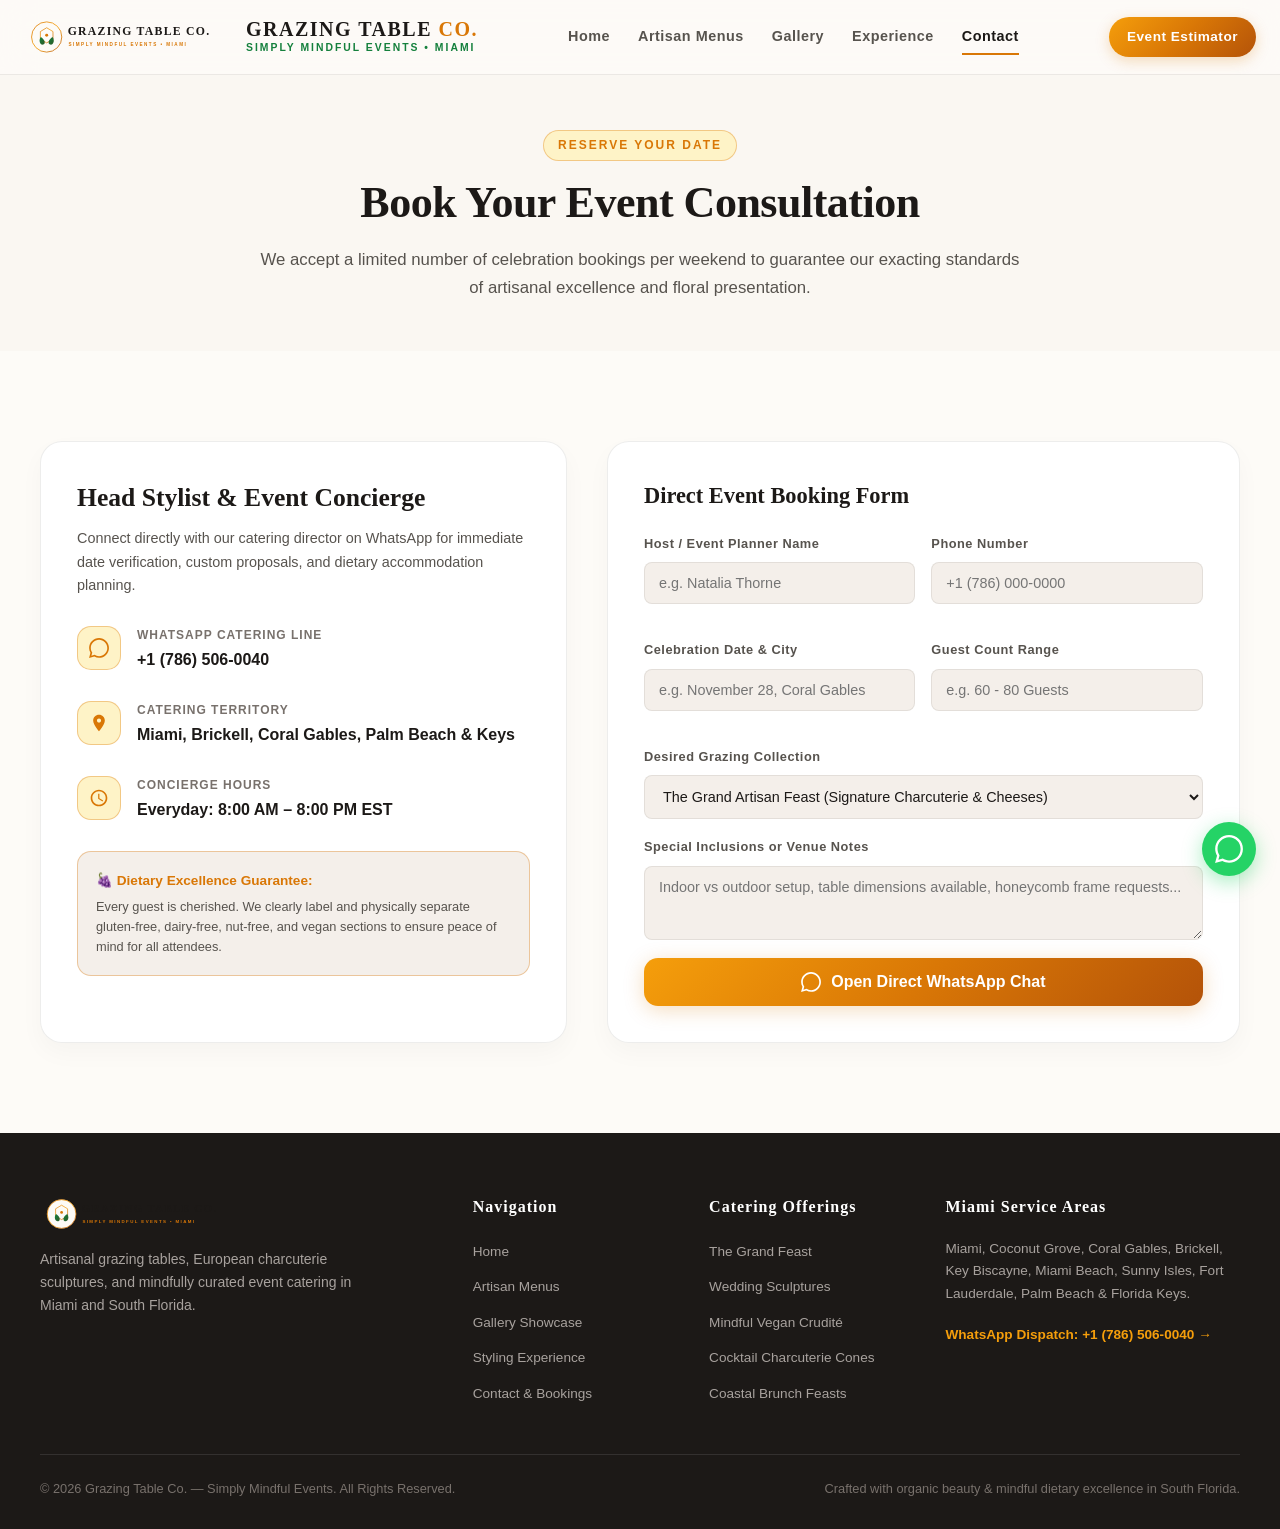
<file: contact.html>
<!DOCTYPE html>
<html lang="en">
<head>
  <meta charset="UTF-8">
  <meta name="viewport" content="width=device-width, initial-scale=1.0">
  <title>Contact &amp; Event Bookings | Grazing Table Co. Miami</title>
  <meta name="description" content="Inquire and reserve your event date with Grazing Table Co. — Simply Mindful Events in Miami. Bespoke grazing tables, luxury charcuterie banquets, and dietary inclusivity.">
  
  <link rel="icon" type="image/svg+xml" href="assets/images/favicon.svg">
  <link rel="icon" type="image/png" sizes="32x32" href="assets/images/favicon-32x32.png">
  <link rel="apple-touch-icon" href="assets/images/apple-touch-icon.png">
  
  <link rel="stylesheet" href="css/style.css">
</head>
<body>

  <!-- Top Navigation Bar -->
  <header class="site-header">
    <div class="nav-container">
      <a href="index.html" class="brand-link">
        <img src="assets/images/logo.svg" alt="Grazing Table Co. Logo" class="brand-logo-img">
        <div class="brand-text">
          <span class="brand-title">GRAZING TABLE <span>CO.</span></span>
          <span class="brand-sub">Simply Mindful Events • Miami</span>
        </div>
      </a>

      <nav class="nav-menu">
        <a href="index.html" class="nav-link">Home</a>
        <a href="menus.html" class="nav-link">Artisan Menus</a>
        <a href="gallery.html" class="nav-link">Gallery</a>
        <a href="experience.html" class="nav-link">Experience</a>
        <a href="contact.html" class="nav-link active">Contact</a>
      </nav>

      <div class="nav-actions">
        <a href="index.html#estimator" class="btn-header-cta">Event Estimator</a>
        <button class="hamburger-btn" aria-label="Toggle navigation drawer" aria-expanded="false">
          <svg width="22" height="22" fill="none" stroke="currentColor" stroke-width="2" viewBox="0 0 24 24"><path stroke-linecap="round" stroke-linejoin="round" d="M4 6h16M4 12h16M4 18h16"/></svg>
        </button>
      </div>
    </div>
  </header>

  <!-- Mobile Drawer -->
  <aside class="mobile-drawer">
    <ul class="drawer-links">
      <li><a href="index.html" class="drawer-link">Home</a></li>
      <li><a href="menus.html" class="drawer-link">Artisan Menus &amp; Pairings</a></li>
      <li>
        <a href="gallery.html" class="drawer-link">
          Showcase Gallery
          <span class="drawer-badge">Dedicated Tab</span>
        </a>
      </li>
      <li><a href="experience.html" class="drawer-link">Styling &amp; Experience</a></li>
      <li><a href="contact.html" class="drawer-link active">Event Booking on WhatsApp</a></li>
    </ul>

    <div class="drawer-cta-container">
      <a href="https://wa.me/17865060040?text=Hi%20Grazing%20Table%20Co.!%20I'd%20like%20to%20inquire%20about%20event%20catering." class="btn-hero-primary" style="width:100%;">
        WhatsApp Catering (+1 786-506-0040)
      </a>
    </div>
  </aside>

  <!-- Page Header -->
  <section class="section" style="padding-top: 130px; padding-bottom: 50px; background: var(--bg-secondary);">
    <div class="section-container" style="text-align: center;">
      <span class="section-badge glide-in">Reserve Your Date</span>
      <h1 class="section-title glide-in">Book Your Event Consultation</h1>
      <p class="section-lead glide-in" style="max-width: 760px; margin: 0 auto;">
        We accept a limited number of celebration bookings per weekend to guarantee our exacting standards of artisanal excellence and floral presentation.
      </p>
    </div>
  </section>

  <!-- Contact Form & Info -->
  <section class="section">
    <div class="section-container">
      <div class="contact-grid">
        <div class="contact-info-card glide-in">
          <div>
            <h3 style="font-family:var(--font-serif); font-size:1.6rem; font-weight:800; color:var(--text-primary); margin-bottom:8px;">Head Stylist &amp; Event Concierge</h3>
            <p style="font-size:0.9rem; color:var(--text-muted); line-height:1.65;">Connect directly with our catering director on WhatsApp for immediate date verification, custom proposals, and dietary accommodation planning.</p>
          </div>

          <div class="info-item">
            <div class="info-icon">
              <svg width="20" height="20" fill="currentColor" viewBox="0 0 24 24"><path d="M.057 24l1.687-6.163c-1.041-1.804-1.588-3.849-1.587-5.946.003-6.556 5.338-11.891 11.893-11.891 3.181.001 6.167 1.24 8.413 3.488 2.245 2.248 3.481 5.236 3.48 8.414-.003 6.557-5.338 11.892-11.893 11.892-1.99-.001-3.951-.5-5.688-1.448l-6.305 1.654zm6.597-3.807c1.676.995 3.276 1.591 5.392 1.592 5.448 0 9.886-4.434 9.889-9.885.002-5.462-4.415-9.89-9.881-9.892-5.452 0-9.887 4.434-9.889 9.884-.001 2.225.651 3.891 1.746 5.634l-.999 3.648 3.742-.981z"/></svg>
            </div>
            <div class="info-content">
              <span class="info-label">WhatsApp Catering Line</span>
              <a href="https://wa.me/17865060040" class="info-val">+1 (786) 506-0040</a>
            </div>
          </div>

          <div class="info-item">
            <div class="info-icon">
              <svg width="20" height="20" fill="currentColor" viewBox="0 0 24 24"><path d="M12 2C8.13 2 5 5.13 5 9c0 5.25 7 13 7 13s7-7.75 7-13c0-3.87-3.13-7-7-7zm0 9.5c-1.38 0-2.5-1.12-2.5-2.5s1.12-2.5 2.5-2.5 2.5 1.12 2.5 2.5-1.12 2.5-2.5 2.5z"/></svg>
            </div>
            <div class="info-content">
              <span class="info-label">Catering Territory</span>
              <span class="info-val">Miami, Brickell, Coral Gables, Palm Beach &amp; Keys</span>
            </div>
          </div>

          <div class="info-item">
            <div class="info-icon">
              <svg width="20" height="20" fill="currentColor" viewBox="0 0 24 24"><path d="M11.99 2C6.47 2 2 6.48 2 12s4.47 10 9.99 10C17.52 22 22 17.52 22 12S17.52 2 11.99 2zM12 20c-4.42 0-8-3.58-8-8s3.58-8 8-8 8 3.58 8 8-3.58 8-8 8zm.5-13H11v6l5.25 3.15.75-1.23-4.5-2.67z"/></svg>
            </div>
            <div class="info-content">
              <span class="info-label">Concierge Hours</span>
              <span class="info-val">Everyday: 8:00 AM – 8:00 PM EST</span>
            </div>
          </div>

          <div style="background: var(--bg-tertiary); border: 1px solid var(--surface-border-gold); border-radius: var(--radius-md); padding: 18px;">
            <div style="font-size: 0.85rem; font-weight: 700; color: var(--honey-gold); margin-bottom: 6px;">🍇 Dietary Excellence Guarantee:</div>
            <p style="font-size: 0.8rem; color: var(--text-muted); line-height: 1.55;">
              Every guest is cherished. We clearly label and physically separate gluten-free, dairy-free, nut-free, and vegan sections to ensure peace of mind for all attendees.
            </p>
          </div>
        </div>

        <div class="contact-form-card glide-in">
          <h3 style="font-family:var(--font-serif); font-size:1.4rem; font-weight:800; color:var(--text-primary); margin-bottom:20px;">Direct Event Booking Form</h3>
          <form onsubmit="handleContactSubmit(event)">
            <div class="form-row">
              <div class="form-group">
                <label class="form-label">Host / Event Planner Name</label>
                <input type="text" id="contactName" class="form-input" placeholder="e.g. Natalia Thorne" required>
              </div>
              <div class="form-group">
                <label class="form-label">Phone Number</label>
                <input type="tel" id="contactPhone" class="form-input" placeholder="+1 (786) 000-0000" required>
              </div>
            </div>

            <div class="form-row">
              <div class="form-group">
                <label class="form-label">Celebration Date &amp; City</label>
                <input type="text" id="contactLocation" class="form-input" placeholder="e.g. November 28, Coral Gables" required>
              </div>
              <div class="form-group">
                <label class="form-label">Guest Count Range</label>
                <input type="text" id="contactGuests" class="form-input" placeholder="e.g. 60 - 80 Guests" required>
              </div>
            </div>

            <div class="form-group">
              <label class="form-label">Desired Grazing Collection</label>
              <select id="contactService" class="form-select">
                <option value="The Grand Artisan Feast">The Grand Artisan Feast (Signature Charcuterie &amp; Cheeses)</option>
                <option value="Wedding &amp; Gala Multi-Tier Sculpture">Wedding &amp; Gala Multi-Tier Sculpture</option>
                <option value="The Mindful Vegan &amp; Crudité">The Mindful Vegan &amp; Crudité (100% Plant-Based)</option>
                <option value="The Coastal Mediterranean Grove">The Coastal Mediterranean Grove</option>
                <option value="Cocktail Grazing Cones &amp; Platters">Cocktail Grazing Cones &amp; Passed Platters</option>
                <option value="The Coastal Sunshine Brunch">The Coastal Sunshine Brunch</option>
              </select>
            </div>

            <div class="form-group">
              <label class="form-label">Special Inclusions or Venue Notes</label>
              <textarea id="contactNotes" class="form-textarea" rows="3" placeholder="Indoor vs outdoor setup, table dimensions available, honeycomb frame requests..."></textarea>
            </div>

            <button type="submit" class="btn-form-submit">
              <svg width="20" height="20" fill="currentColor" viewBox="0 0 24 24"><path d="M.057 24l1.687-6.163c-1.041-1.804-1.588-3.849-1.587-5.946.003-6.556 5.338-11.891 11.893-11.891 3.181.001 6.167 1.24 8.413 3.488 2.245 2.248 3.481 5.236 3.48 8.414-.003 6.557-5.338 11.892-11.893 11.892-1.99-.001-3.951-.5-5.688-1.448l-6.305 1.654zm6.597-3.807c1.676.995 3.276 1.591 5.392 1.592 5.448 0 9.886-4.434 9.889-9.885.002-5.462-4.415-9.89-9.881-9.892-5.452 0-9.887 4.434-9.889 9.884-.001 2.225.651 3.891 1.746 5.634l-.999 3.648 3.742-.981z"/></svg>
              Open Direct WhatsApp Chat
            </button>
          </form>
        </div>
      </div>
    </div>
  </section>

  <!-- Site Footer -->
  <footer class="site-footer">
    <div class="footer-container">
      <div class="footer-top">
        <div>
          <img src="assets/images/logo.svg" alt="Grazing Table Co. Logo" style="height:40px;">
          <p class="footer-brand-desc">
            Artisanal grazing tables, European charcuterie sculptures, and mindfully curated event catering in Miami and South Florida.
          </p>
        </div>

        <div>
          <h4 class="footer-heading">Navigation</h4>
          <ul class="footer-links">
            <li><a href="index.html" class="footer-link">Home</a></li>
            <li><a href="menus.html" class="footer-link">Artisan Menus</a></li>
            <li><a href="gallery.html" class="footer-link">Gallery Showcase</a></li>
            <li><a href="experience.html" class="footer-link">Styling Experience</a></li>
            <li><a href="contact.html" class="footer-link">Contact &amp; Bookings</a></li>
          </ul>
        </div>

        <div>
          <h4 class="footer-heading">Catering Offerings</h4>
          <ul class="footer-links">
            <li><a href="menus.html" class="footer-link">The Grand Feast</a></li>
            <li><a href="menus.html" class="footer-link">Wedding Sculptures</a></li>
            <li><a href="menus.html" class="footer-link">Mindful Vegan Crudité</a></li>
            <li><a href="menus.html" class="footer-link">Cocktail Charcuterie Cones</a></li>
            <li><a href="menus.html" class="footer-link">Coastal Brunch Feasts</a></li>
          </ul>
        </div>

        <div>
          <h4 class="footer-heading">Miami Service Areas</h4>
          <p style="font-size:0.85rem; color:#A8A29E; line-height:1.65;">
            Miami, Coconut Grove, Coral Gables, Brickell, Key Biscayne, Miami Beach, Sunny Isles, Fort Lauderdale, Palm Beach &amp; Florida Keys.
          </p>
          <div style="margin-top:16px;">
            <a href="https://wa.me/17865060040" style="display:inline-flex; align-items:center; gap:8px; font-size:0.85rem; color:#F59E0B; font-weight:700;">
              WhatsApp Dispatch: +1 (786) 506-0040 →
            </a>
          </div>
        </div>
      </div>

      <div class="footer-bottom">
        <div>&copy; 2026 Grazing Table Co. — Simply Mindful Events. All Rights Reserved.</div>
        <div>Crafted with organic beauty &amp; mindful dietary excellence in South Florida.</div>
      </div>
    </div>
  </footer>

  <a href="https://wa.me/17865060040?text=Hi%20Grazing%20Table%20Co.!%20I'd%20like%20to%20inquire%20about%20event%20catering." class="floating-wa-btn" aria-label="Chat on WhatsApp with Grazing Table Co.">
    <svg width="28" height="28" fill="currentColor" viewBox="0 0 24 24"><path d="M.057 24l1.687-6.163c-1.041-1.804-1.588-3.849-1.587-5.946.003-6.556 5.338-11.891 11.893-11.891 3.181.001 6.167 1.24 8.413 3.488 2.245 2.248 3.481 5.236 3.48 8.414-.003 6.557-5.338 11.892-11.893 11.892-1.99-.001-3.951-.5-5.688-1.448l-6.305 1.654zm6.597-3.807c1.676.995 3.276 1.591 5.392 1.592 5.448 0 9.886-4.434 9.889-9.885.002-5.462-4.415-9.89-9.881-9.892-5.452 0-9.887 4.434-9.889 9.884-.001 2.225.651 3.891 1.746 5.634l-.999 3.648 3.742-.981z"/></svg>
  </a>

  <script src="js/main.js"></script>
  <script>
    function handleContactSubmit(e) {
      e.preventDefault();
      const name = document.getElementById('contactName').value;
      const phone = document.getElementById('contactPhone').value;
      const location = document.getElementById('contactLocation').value;
      const guests = document.getElementById('contactGuests').value;
      const service = document.getElementById('contactService').value;
      const notes = document.getElementById('contactNotes').value;

      const msg = `Hi Grazing Table Co.! My name is ${name} (${phone}). I'd like to book ${service} for ${guests} on ${location}.${notes ? ' Notes: ' + notes : ''}`;
      window.open(`https://wa.me/17865060040?text=${encodeURIComponent(msg)}`, '_blank');
    }
  </script>
</body>
</html>
</file>
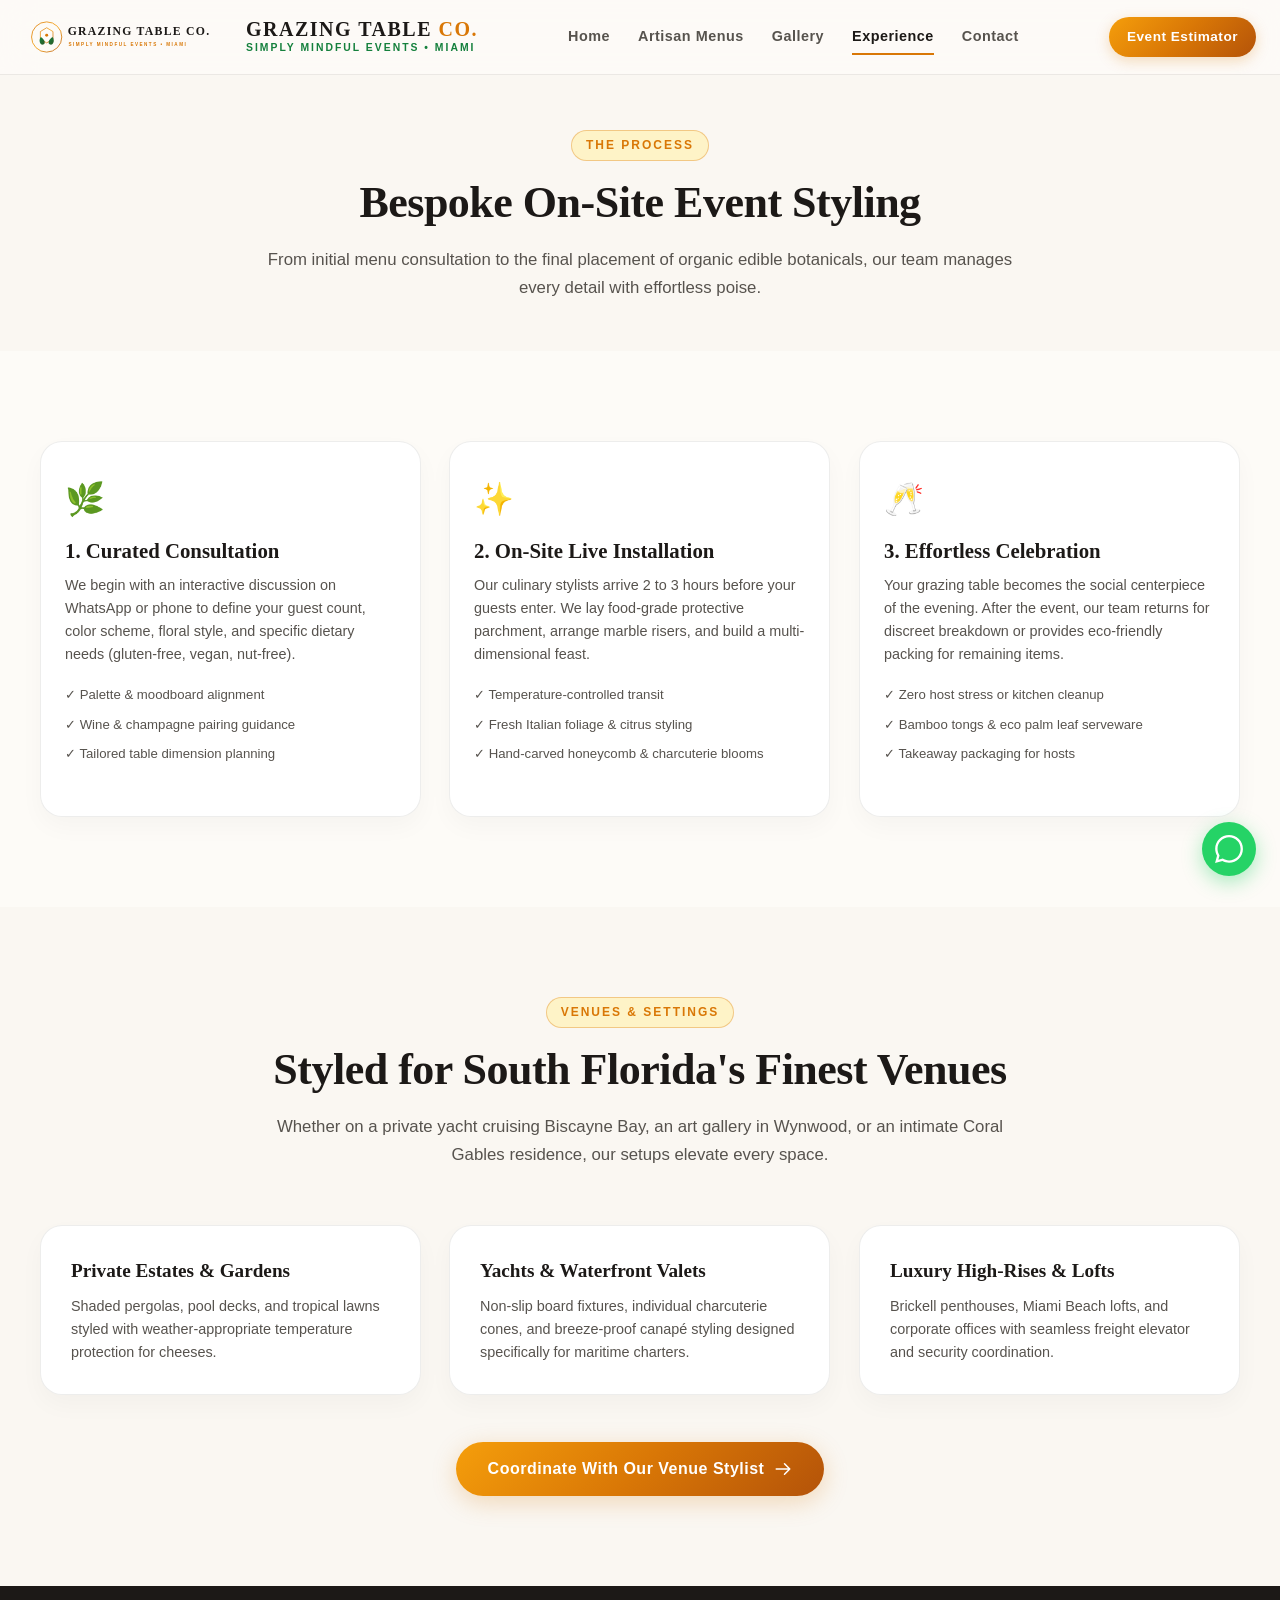
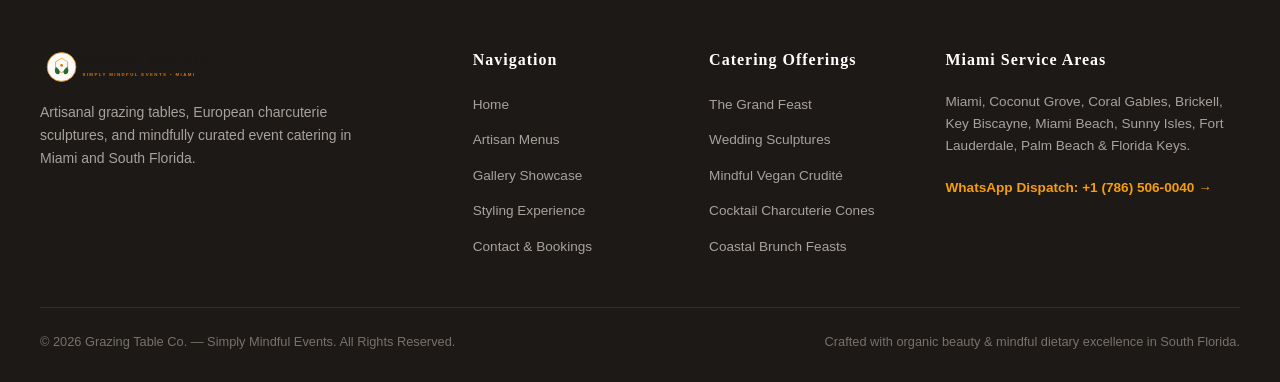
<file: experience.html>
<!DOCTYPE html>
<html lang="en">
<head>
  <meta charset="UTF-8">
  <meta name="viewport" content="width=device-width, initial-scale=1.0">
  <title>The Styling Experience | Grazing Table Co. Miami</title>
  <meta name="description" content="Discover how Grazing Table Co. — Simply Mindful Events brings luxury on-site culinary art, marble risers, and farm-to-table styling to your Miami celebration.">
  
  <link rel="icon" type="image/svg+xml" href="assets/images/favicon.svg">
  <link rel="icon" type="image/png" sizes="32x32" href="assets/images/favicon-32x32.png">
  <link rel="apple-touch-icon" href="assets/images/apple-touch-icon.png">
  
  <link rel="stylesheet" href="css/style.css">
</head>
<body>

  <!-- Top Navigation Bar -->
  <header class="site-header">
    <div class="nav-container">
      <a href="index.html" class="brand-link">
        <img src="assets/images/logo.svg" alt="Grazing Table Co. Logo" class="brand-logo-img">
        <div class="brand-text">
          <span class="brand-title">GRAZING TABLE <span>CO.</span></span>
          <span class="brand-sub">Simply Mindful Events • Miami</span>
        </div>
      </a>

      <nav class="nav-menu">
        <a href="index.html" class="nav-link">Home</a>
        <a href="menus.html" class="nav-link">Artisan Menus</a>
        <a href="gallery.html" class="nav-link">Gallery</a>
        <a href="experience.html" class="nav-link active">Experience</a>
        <a href="contact.html" class="nav-link">Contact</a>
      </nav>

      <div class="nav-actions">
        <a href="index.html#estimator" class="btn-header-cta">Event Estimator</a>
        <button class="hamburger-btn" aria-label="Toggle navigation drawer" aria-expanded="false">
          <svg width="22" height="22" fill="none" stroke="currentColor" stroke-width="2" viewBox="0 0 24 24"><path stroke-linecap="round" stroke-linejoin="round" d="M4 6h16M4 12h16M4 18h16"/></svg>
        </button>
      </div>
    </div>
  </header>

  <!-- Mobile Drawer -->
  <aside class="mobile-drawer">
    <ul class="drawer-links">
      <li><a href="index.html" class="drawer-link">Home</a></li>
      <li><a href="menus.html" class="drawer-link">Artisan Menus &amp; Pairings</a></li>
      <li>
        <a href="gallery.html" class="drawer-link">
          Showcase Gallery
          <span class="drawer-badge">Dedicated Tab</span>
        </a>
      </li>
      <li><a href="experience.html" class="drawer-link active">Styling &amp; Experience</a></li>
      <li><a href="contact.html" class="drawer-link">Event Booking on WhatsApp</a></li>
    </ul>

    <div class="drawer-cta-container">
      <a href="https://wa.me/17865060040?text=Hi%20Grazing%20Table%20Co.!%20I'd%20like%20to%20learn%20more%20about%20your%20event%20styling%20experience." class="btn-hero-primary" style="width:100%;">
        WhatsApp Catering (+1 786-506-0040)
      </a>
    </div>
  </aside>

  <!-- Page Header -->
  <section class="section" style="padding-top: 130px; padding-bottom: 50px; background: var(--bg-secondary);">
    <div class="section-container" style="text-align: center;">
      <span class="section-badge glide-in">The Process</span>
      <h1 class="section-title glide-in">Bespoke On-Site Event Styling</h1>
      <p class="section-lead glide-in" style="max-width: 760px; margin: 0 auto;">
        From initial menu consultation to the final placement of organic edible botanicals, our team manages every detail with effortless poise.
      </p>
    </div>
  </section>

  <!-- Experience Process Steps -->
  <section class="section">
    <div class="section-container">
      <div class="cards-grid-3">
        <div class="offering-card glide-in">
          <div class="offering-body" style="padding: 32px 24px;">
            <div style="font-size: 2rem; margin-bottom: 12px;">🌿</div>
            <h3 class="offering-title">1. Curated Consultation</h3>
            <p class="offering-desc">We begin with an interactive discussion on WhatsApp or phone to define your guest count, color scheme, floral style, and specific dietary needs (gluten-free, vegan, nut-free).</p>
            <ul class="offering-features">
              <li class="offering-feature-item">✓ Palette &amp; moodboard alignment</li>
              <li class="offering-feature-item">✓ Wine &amp; champagne pairing guidance</li>
              <li class="offering-feature-item">✓ Tailored table dimension planning</li>
            </ul>
          </div>
        </div>

        <div class="offering-card glide-in">
          <div class="offering-body" style="padding: 32px 24px;">
            <div style="font-size: 2rem; margin-bottom: 12px;">✨</div>
            <h3 class="offering-title">2. On-Site Live Installation</h3>
            <p class="offering-desc">Our culinary stylists arrive 2 to 3 hours before your guests enter. We lay food-grade protective parchment, arrange marble risers, and build a multi-dimensional feast.</p>
            <ul class="offering-features">
              <li class="offering-feature-item">✓ Temperature-controlled transit</li>
              <li class="offering-feature-item">✓ Fresh Italian foliage &amp; citrus styling</li>
              <li class="offering-feature-item">✓ Hand-carved honeycomb &amp; charcuterie blooms</li>
            </ul>
          </div>
        </div>

        <div class="offering-card glide-in">
          <div class="offering-body" style="padding: 32px 24px;">
            <div style="font-size: 2rem; margin-bottom: 12px;">🥂</div>
            <h3 class="offering-title">3. Effortless Celebration</h3>
            <p class="offering-desc">Your grazing table becomes the social centerpiece of the evening. After the event, our team returns for discreet breakdown or provides eco-friendly packing for remaining items.</p>
            <ul class="offering-features">
              <li class="offering-feature-item">✓ Zero host stress or kitchen cleanup</li>
              <li class="offering-feature-item">✓ Bamboo tongs &amp; eco palm leaf serveware</li>
              <li class="offering-feature-item">✓ Takeaway packaging for hosts</li>
            </ul>
          </div>
        </div>
      </div>
    </div>
  </section>

  <!-- Venue Collaboration Showcase -->
  <section class="section-alt">
    <div class="section-container">
      <div class="section-header glide-in">
        <span class="section-badge">Venues &amp; Settings</span>
        <h2 class="section-title">Styled for South Florida's Finest Venues</h2>
        <p class="section-lead">Whether on a private yacht cruising Biscayne Bay, an art gallery in Wynwood, or an intimate Coral Gables residence, our setups elevate every space.</p>
      </div>

      <div class="cards-grid-3">
        <div class="review-card glide-in">
          <h4 style="font-family:var(--font-serif); font-size:1.2rem; margin-bottom:8px;">Private Estates &amp; Gardens</h4>
          <p style="font-size:0.9rem; color:var(--text-muted); line-height:1.6;">Shaded pergolas, pool decks, and tropical lawns styled with weather-appropriate temperature protection for cheeses.</p>
        </div>

        <div class="review-card glide-in">
          <h4 style="font-family:var(--font-serif); font-size:1.2rem; margin-bottom:8px;">Yachts &amp; Waterfront Valets</h4>
          <p style="font-size:0.9rem; color:var(--text-muted); line-height:1.6;">Non-slip board fixtures, individual charcuterie cones, and breeze-proof canapé styling designed specifically for maritime charters.</p>
        </div>

        <div class="review-card glide-in">
          <h4 style="font-family:var(--font-serif); font-size:1.2rem; margin-bottom:8px;">Luxury High-Rises &amp; Lofts</h4>
          <p style="font-size:0.9rem; color:var(--text-muted); line-height:1.6;">Brickell penthouses, Miami Beach lofts, and corporate offices with seamless freight elevator and security coordination.</p>
        </div>
      </div>

      <div style="text-align: center; margin-top: 48px;" class="glide-in">
        <a href="https://wa.me/17865060040?text=Hi%20Grazing%20Table%20Co.!%20I'd%20like%20to%20discuss%20my%20venue%20requirements." class="btn-hero-primary">
          Coordinate With Our Venue Stylist
          <svg width="18" height="18" fill="none" stroke="currentColor" stroke-width="2" viewBox="0 0 24 24"><path stroke-linecap="round" stroke-linejoin="round" d="M14 5l7 7m0 0l-7 7m7-7H3"/></svg>
        </a>
      </div>
    </div>
  </section>

  <!-- Site Footer -->
  <footer class="site-footer">
    <div class="footer-container">
      <div class="footer-top">
        <div>
          <img src="assets/images/logo.svg" alt="Grazing Table Co. Logo" style="height:40px;">
          <p class="footer-brand-desc">
            Artisanal grazing tables, European charcuterie sculptures, and mindfully curated event catering in Miami and South Florida.
          </p>
        </div>

        <div>
          <h4 class="footer-heading">Navigation</h4>
          <ul class="footer-links">
            <li><a href="index.html" class="footer-link">Home</a></li>
            <li><a href="menus.html" class="footer-link">Artisan Menus</a></li>
            <li><a href="gallery.html" class="footer-link">Gallery Showcase</a></li>
            <li><a href="experience.html" class="footer-link">Styling Experience</a></li>
            <li><a href="contact.html" class="footer-link">Contact &amp; Bookings</a></li>
          </ul>
        </div>

        <div>
          <h4 class="footer-heading">Catering Offerings</h4>
          <ul class="footer-links">
            <li><a href="menus.html" class="footer-link">The Grand Feast</a></li>
            <li><a href="menus.html" class="footer-link">Wedding Sculptures</a></li>
            <li><a href="menus.html" class="footer-link">Mindful Vegan Crudité</a></li>
            <li><a href="menus.html" class="footer-link">Cocktail Charcuterie Cones</a></li>
            <li><a href="menus.html" class="footer-link">Coastal Brunch Feasts</a></li>
          </ul>
        </div>

        <div>
          <h4 class="footer-heading">Miami Service Areas</h4>
          <p style="font-size:0.85rem; color:#A8A29E; line-height:1.65;">
            Miami, Coconut Grove, Coral Gables, Brickell, Key Biscayne, Miami Beach, Sunny Isles, Fort Lauderdale, Palm Beach &amp; Florida Keys.
          </p>
          <div style="margin-top:16px;">
            <a href="https://wa.me/17865060040" style="display:inline-flex; align-items:center; gap:8px; font-size:0.85rem; color:#F59E0B; font-weight:700;">
              WhatsApp Dispatch: +1 (786) 506-0040 →
            </a>
          </div>
        </div>
      </div>

      <div class="footer-bottom">
        <div>&copy; 2026 Grazing Table Co. — Simply Mindful Events. All Rights Reserved.</div>
        <div>Crafted with organic beauty &amp; mindful dietary excellence in South Florida.</div>
      </div>
    </div>
  </footer>

  <a href="https://wa.me/17865060040?text=Hi%20Grazing%20Table%20Co.!%20I'd%20like%20to%20inquire%20about%20event%20catering." class="floating-wa-btn" aria-label="Chat on WhatsApp with Grazing Table Co.">
    <svg width="28" height="28" fill="currentColor" viewBox="0 0 24 24"><path d="M.057 24l1.687-6.163c-1.041-1.804-1.588-3.849-1.587-5.946.003-6.556 5.338-11.891 11.893-11.891 3.181.001 6.167 1.24 8.413 3.488 2.245 2.248 3.481 5.236 3.48 8.414-.003 6.557-5.338 11.892-11.893 11.892-1.99-.001-3.951-.5-5.688-1.448l-6.305 1.654zm6.597-3.807c1.676.995 3.276 1.591 5.392 1.592 5.448 0 9.886-4.434 9.889-9.885.002-5.462-4.415-9.89-9.881-9.892-5.452 0-9.887 4.434-9.889 9.884-.001 2.225.651 3.891 1.746 5.634l-.999 3.648 3.742-.981z"/></svg>
  </a>

  <script src="js/main.js"></script>
</body>
</html>
</file>
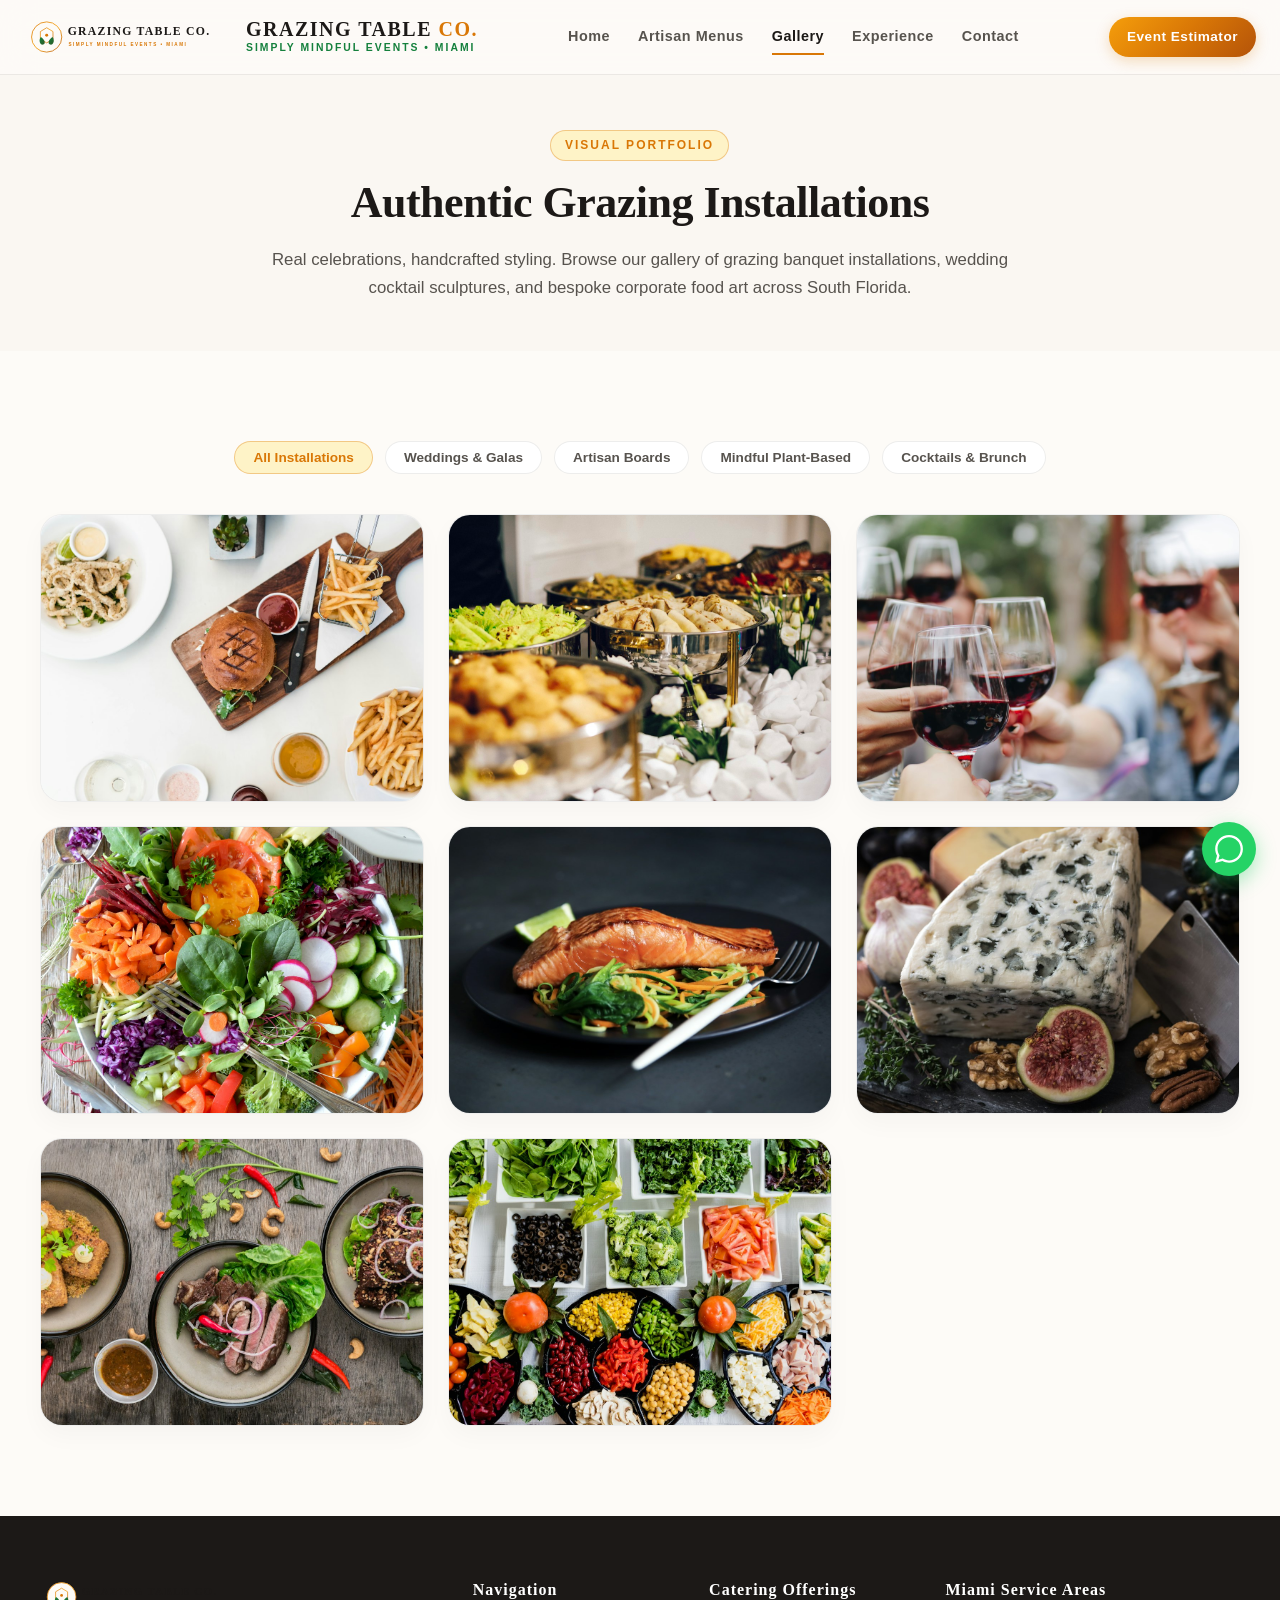
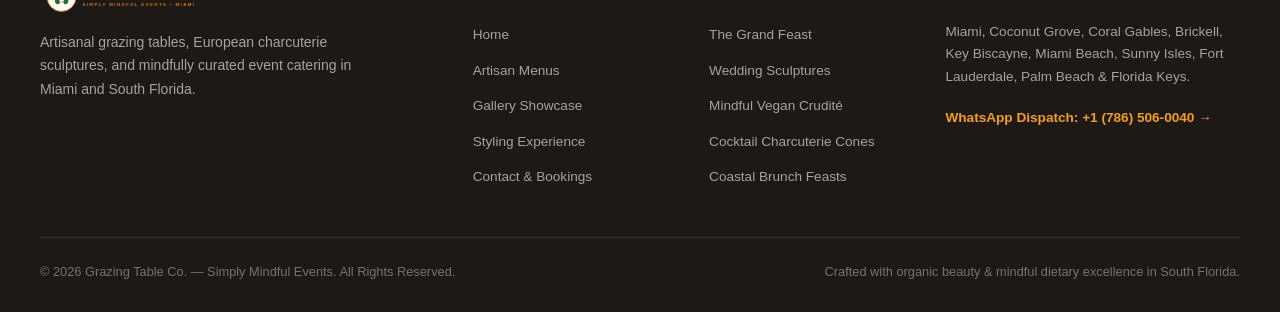
<file: gallery.html>
<!DOCTYPE html>
<html lang="en">
<head>
  <meta charset="UTF-8">
  <meta name="viewport" content="width=device-width, initial-scale=1.0">
  <title>Gallery Showcase | Grazing Table Co. Miami Event Catering</title>
  <meta name="description" content="View authentic real photographic gallery of luxury grazing tables, wedding feasts, corporate charcuterie displays, and organic artisanal spreads in Miami.">
  
  <link rel="icon" type="image/svg+xml" href="assets/images/favicon.svg">
  <link rel="icon" type="image/png" sizes="32x32" href="assets/images/favicon-32x32.png">
  <link rel="apple-touch-icon" href="assets/images/apple-touch-icon.png">
  
  <link rel="stylesheet" href="css/style.css">
</head>
<body>

  <!-- Top Navigation Bar -->
  <header class="site-header">
    <div class="nav-container">
      <a href="index.html" class="brand-link">
        <img src="assets/images/logo.svg" alt="Grazing Table Co. Logo" class="brand-logo-img">
        <div class="brand-text">
          <span class="brand-title">GRAZING TABLE <span>CO.</span></span>
          <span class="brand-sub">Simply Mindful Events • Miami</span>
        </div>
      </a>

      <nav class="nav-menu">
        <a href="index.html" class="nav-link">Home</a>
        <a href="menus.html" class="nav-link">Artisan Menus</a>
        <a href="gallery.html" class="nav-link active">Gallery</a>
        <a href="experience.html" class="nav-link">Experience</a>
        <a href="contact.html" class="nav-link">Contact</a>
      </nav>

      <div class="nav-actions">
        <a href="index.html#estimator" class="btn-header-cta">Event Estimator</a>
        <button class="hamburger-btn" aria-label="Toggle navigation drawer" aria-expanded="false">
          <svg width="22" height="22" fill="none" stroke="currentColor" stroke-width="2" viewBox="0 0 24 24"><path stroke-linecap="round" stroke-linejoin="round" d="M4 6h16M4 12h16M4 18h16"/></svg>
        </button>
      </div>
    </div>
  </header>

  <!-- Mobile Drawer -->
  <aside class="mobile-drawer">
    <ul class="drawer-links">
      <li><a href="index.html" class="drawer-link">Home</a></li>
      <li><a href="menus.html" class="drawer-link">Artisan Menus &amp; Pairings</a></li>
      <li>
        <a href="gallery.html" class="drawer-link active">
          Showcase Gallery
          <span class="drawer-badge">Dedicated Tab</span>
        </a>
      </li>
      <li><a href="experience.html" class="drawer-link">Styling &amp; Experience</a></li>
      <li><a href="contact.html" class="drawer-link">Event Booking on WhatsApp</a></li>
    </ul>

    <div class="drawer-cta-container">
      <a href="https://wa.me/17865060040?text=Hi%20Grazing%20Table%20Co.!%20I'm%20looking%20at%20your%20gallery%20and%20want%20to%20discuss%20an%20event." class="btn-hero-primary" style="width:100%;">
        WhatsApp Catering (+1 786-506-0040)
      </a>
    </div>
  </aside>

  <!-- Page Header -->
  <section class="section" style="padding-top: 130px; padding-bottom: 50px; background: var(--bg-secondary);">
    <div class="section-container" style="text-align: center;">
      <span class="section-badge glide-in">Visual Portfolio</span>
      <h1 class="section-title glide-in">Authentic Grazing Installations</h1>
      <p class="section-lead glide-in" style="max-width: 760px; margin: 0 auto;">
        Real celebrations, handcrafted styling. Browse our gallery of grazing banquet installations, wedding cocktail sculptures, and bespoke corporate food art across South Florida.
      </p>
    </div>
  </section>

  <!-- Gallery Section with Filter Rail -->
  <section class="section">
    <div class="section-container">
      <!-- Filter Rail -->
      <div class="gallery-filter-rail glide-in">
        <button class="filter-btn active" data-filter="all">All Installations</button>
        <button class="filter-btn" data-filter="weddings">Weddings &amp; Galas</button>
        <button class="filter-btn" data-filter="artisanal">Artisan Boards</button>
        <button class="filter-btn" data-filter="mindful">Mindful Plant-Based</button>
        <button class="filter-btn" data-filter="cocktails">Cocktails &amp; Brunch</button>
      </div>

      <!-- Real Photos Grid -->
      <div class="gallery-grid">
        <!-- Item 1: Grand Feast -->
        <div class="gallery-item glide-in" data-category="weddings">
          <img src="assets/images/artisanal-charcuterie-spread.jpg" alt="Luxury Artisanal Charcuterie Spread">
          <div class="gallery-item-overlay">
            <span class="gallery-tag">Wedding Feast</span>
            <div class="gallery-title">The Grand Artisan Feast • Coconut Grove Private Estate</div>
          </div>
        </div>

        <!-- Item 2: Wedding Banquet -->
        <div class="gallery-item glide-in" data-category="weddings">
          <img src="assets/images/wedding-grazing-feast.jpg" alt="Wedding Grazing Banquet with Foliage">
          <div class="gallery-item-overlay">
            <span class="gallery-tag">Cocktail Hour</span>
            <div class="gallery-title">Lush Eucalyptus &amp; European Charcuterie Installation</div>
          </div>
        </div>

        <!-- Item 3: Honeycomb Board -->
        <div class="gallery-item glide-in" data-category="artisanal">
          <img src="assets/images/organic-fruit-honeycomb-board.jpg" alt="Organic Honeycomb and Brie Cheese Board">
          <div class="gallery-item-overlay">
            <span class="gallery-tag">Artisan Curation</span>
            <div class="gallery-title">Florida Raw Honeycomb Frame &amp; Double-Crème Wheels</div>
          </div>
        </div>

        <!-- Item 4: Vegan Crudite -->
        <div class="gallery-item glide-in" data-category="mindful">
          <img src="assets/images/vegan-mindful-crudite-spread.jpg" alt="Mindful Vegan Rainbow Crudite Spread">
          <div class="gallery-item-overlay">
            <span class="gallery-tag">Mindful Vegan</span>
            <div class="gallery-title">Rainbow Heirloom Crudités &amp; Fermented Cashew Cheeses</div>
          </div>
        </div>

        <!-- Item 5: Corporate Cocktail -->
        <div class="gallery-item glide-in" data-category="cocktails">
          <img src="assets/images/corporate-cocktail-graze.jpg" alt="Corporate Cocktail Grazing Spread">
          <div class="gallery-item-overlay">
            <span class="gallery-tag">Corporate Gala</span>
            <div class="gallery-title">Executive Cocktail Canapés &amp; Skewered Appetizers</div>
          </div>
        </div>

        <!-- Item 6: Artisan Cheeses -->
        <div class="gallery-item glide-in" data-category="artisanal">
          <img src="assets/images/imported-artisan-cheeses.jpg" alt="Imported Artisan Cheeses and Nuts">
          <div class="gallery-item-overlay">
            <span class="gallery-tag">Cheese Selection</span>
            <div class="gallery-title">Spanish Manchego, French Chevre &amp; Aged Dutch Gouda</div>
          </div>
        </div>

        <!-- Item 7: Individual Cones -->
        <div class="gallery-item glide-in" data-category="cocktails">
          <img src="assets/images/charcuterie-cones-bites.jpg" alt="Individual Charcuterie Cones">
          <div class="gallery-item-overlay">
            <span class="gallery-tag">Passed Cones</span>
            <div class="gallery-title">Individual Handheld Grazing Cones • Yacht Reception</div>
          </div>
        </div>

        <!-- Item 8: Coastal Brunch -->
        <div class="gallery-item glide-in" data-category="cocktails">
          <img src="assets/images/coastal-brunch-grazing.jpg" alt="Coastal Brunch Spread with Berries and Pastries">
          <div class="gallery-item-overlay">
            <span class="gallery-tag">Garden Brunch</span>
            <div class="gallery-title">Golden Sunshine Brunch • Artisanal Pastries &amp; Berries</div>
          </div>
        </div>
      </div>
    </div>
  </section>

  <!-- Site Footer -->
  <footer class="site-footer">
    <div class="footer-container">
      <div class="footer-top">
        <div>
          <img src="assets/images/logo.svg" alt="Grazing Table Co. Logo" style="height:40px;">
          <p class="footer-brand-desc">
            Artisanal grazing tables, European charcuterie sculptures, and mindfully curated event catering in Miami and South Florida.
          </p>
        </div>

        <div>
          <h4 class="footer-heading">Navigation</h4>
          <ul class="footer-links">
            <li><a href="index.html" class="footer-link">Home</a></li>
            <li><a href="menus.html" class="footer-link">Artisan Menus</a></li>
            <li><a href="gallery.html" class="footer-link">Gallery Showcase</a></li>
            <li><a href="experience.html" class="footer-link">Styling Experience</a></li>
            <li><a href="contact.html" class="footer-link">Contact &amp; Bookings</a></li>
          </ul>
        </div>

        <div>
          <h4 class="footer-heading">Catering Offerings</h4>
          <ul class="footer-links">
            <li><a href="menus.html" class="footer-link">The Grand Feast</a></li>
            <li><a href="menus.html" class="footer-link">Wedding Sculptures</a></li>
            <li><a href="menus.html" class="footer-link">Mindful Vegan Crudité</a></li>
            <li><a href="menus.html" class="footer-link">Cocktail Charcuterie Cones</a></li>
            <li><a href="menus.html" class="footer-link">Coastal Brunch Feasts</a></li>
          </ul>
        </div>

        <div>
          <h4 class="footer-heading">Miami Service Areas</h4>
          <p style="font-size:0.85rem; color:#A8A29E; line-height:1.65;">
            Miami, Coconut Grove, Coral Gables, Brickell, Key Biscayne, Miami Beach, Sunny Isles, Fort Lauderdale, Palm Beach &amp; Florida Keys.
          </p>
          <div style="margin-top:16px;">
            <a href="https://wa.me/17865060040" style="display:inline-flex; align-items:center; gap:8px; font-size:0.85rem; color:#F59E0B; font-weight:700;">
              WhatsApp Dispatch: +1 (786) 506-0040 →
            </a>
          </div>
        </div>
      </div>

      <div class="footer-bottom">
        <div>&copy; 2026 Grazing Table Co. — Simply Mindful Events. All Rights Reserved.</div>
        <div>Crafted with organic beauty &amp; mindful dietary excellence in South Florida.</div>
      </div>
    </div>
  </footer>

  <a href="https://wa.me/17865060040?text=Hi%20Grazing%20Table%20Co.!%20I'd%20like%20to%20inquire%20about%20event%20catering." class="floating-wa-btn" aria-label="Chat on WhatsApp with Grazing Table Co.">
    <svg width="28" height="28" fill="currentColor" viewBox="0 0 24 24"><path d="M.057 24l1.687-6.163c-1.041-1.804-1.588-3.849-1.587-5.946.003-6.556 5.338-11.891 11.893-11.891 3.181.001 6.167 1.24 8.413 3.488 2.245 2.248 3.481 5.236 3.48 8.414-.003 6.557-5.338 11.892-11.893 11.892-1.99-.001-3.951-.5-5.688-1.448l-6.305 1.654zm6.597-3.807c1.676.995 3.276 1.591 5.392 1.592 5.448 0 9.886-4.434 9.889-9.885.002-5.462-4.415-9.89-9.881-9.892-5.452 0-9.887 4.434-9.889 9.884-.001 2.225.651 3.891 1.746 5.634l-.999 3.648 3.742-.981z"/></svg>
  </a>

  <script src="js/main.js"></script>
</body>
</html>
</file>
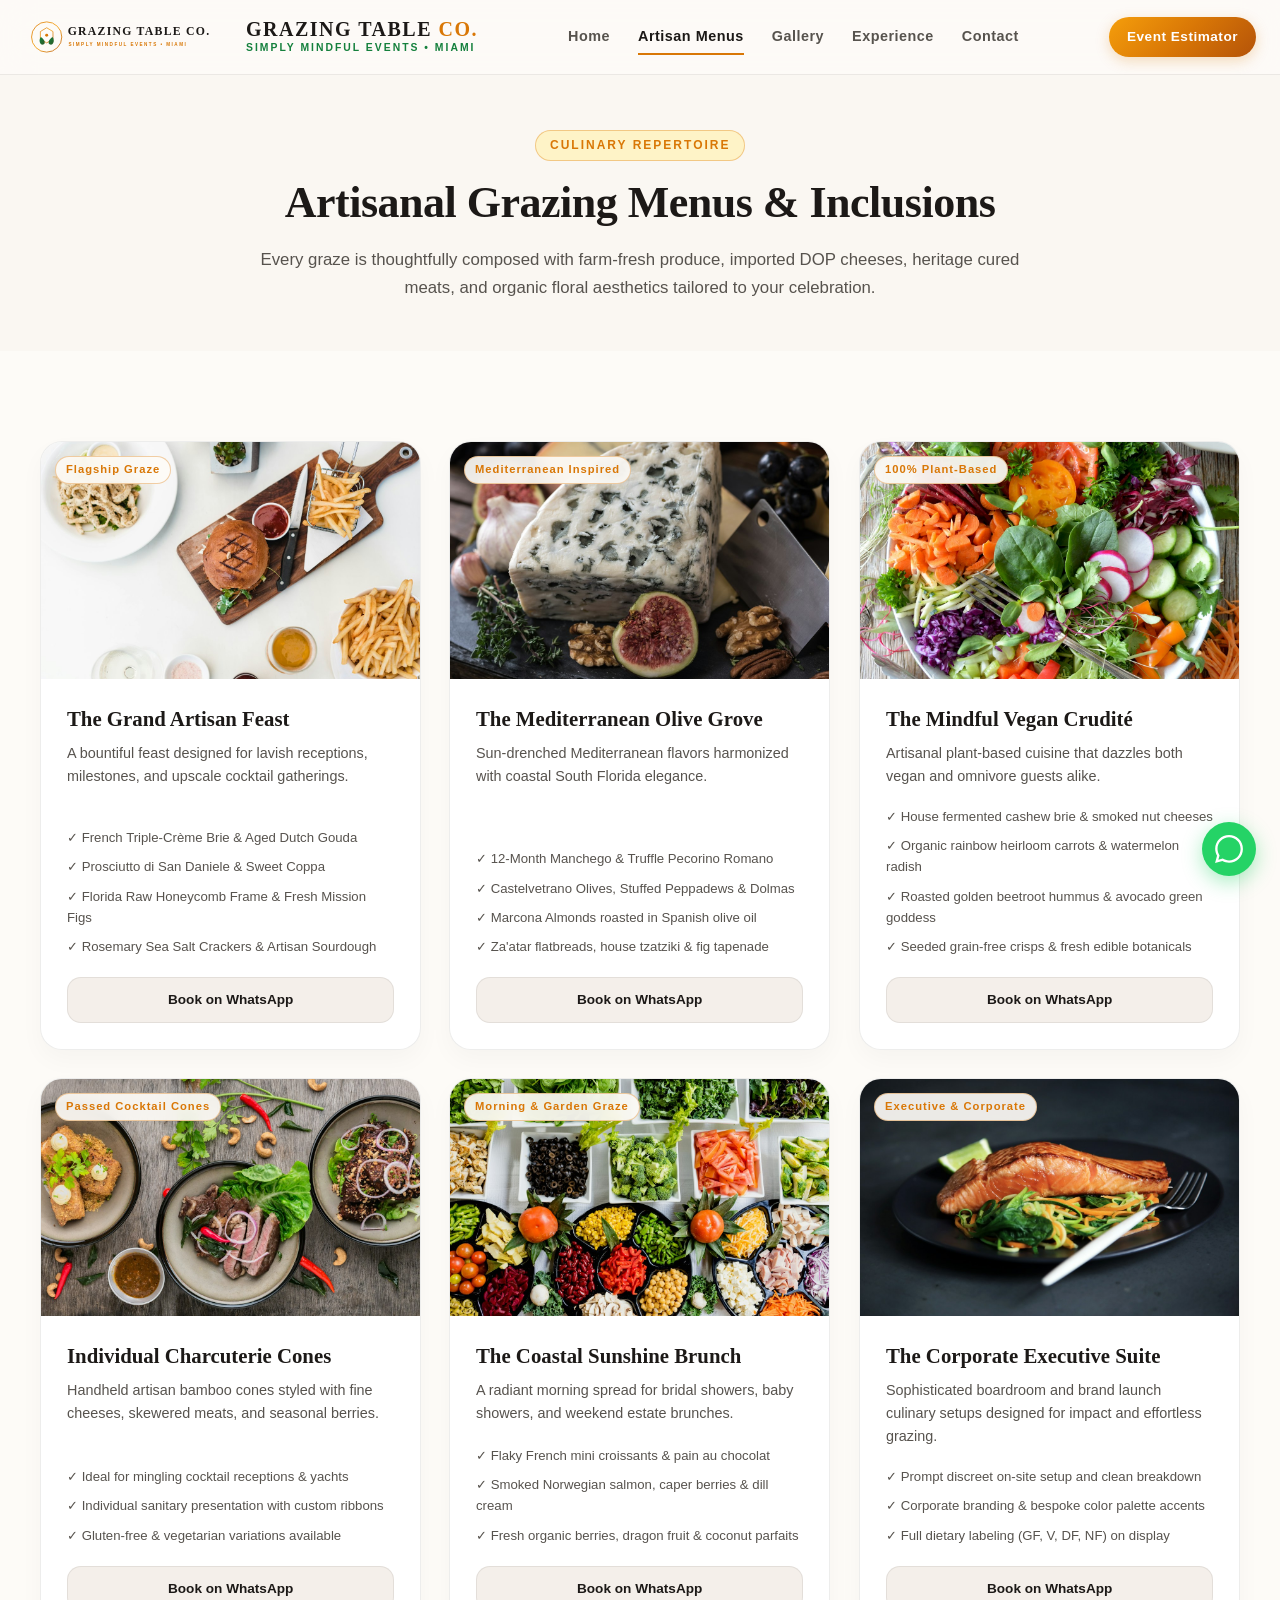
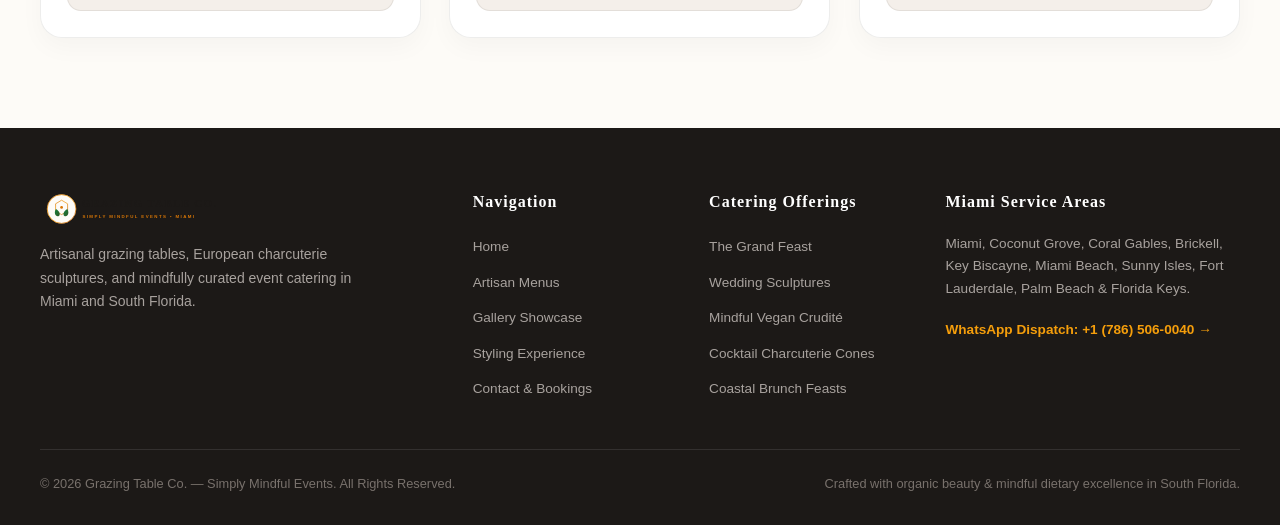
<file: menus.html>
<!DOCTYPE html>
<html lang="en">
<head>
  <meta charset="UTF-8">
  <meta name="viewport" content="width=device-width, initial-scale=1.0">
  <title>Artisan Menus &amp; Pairings | Grazing Table Co. Miami</title>
  <meta name="description" content="Explore artisan grazing table menus by Grazing Table Co. — Simply Mindful Events in Miami. European imported cheeses, cured meats, raw honeycomb, and vegan plant-based options.">
  
  <link rel="icon" type="image/svg+xml" href="assets/images/favicon.svg">
  <link rel="icon" type="image/png" sizes="32x32" href="assets/images/favicon-32x32.png">
  <link rel="apple-touch-icon" href="assets/images/apple-touch-icon.png">
  
  <link rel="stylesheet" href="css/style.css">
</head>
<body>

  <!-- Top Navigation Bar -->
  <header class="site-header">
    <div class="nav-container">
      <a href="index.html" class="brand-link">
        <img src="assets/images/logo.svg" alt="Grazing Table Co. Logo" class="brand-logo-img">
        <div class="brand-text">
          <span class="brand-title">GRAZING TABLE <span>CO.</span></span>
          <span class="brand-sub">Simply Mindful Events • Miami</span>
        </div>
      </a>

      <nav class="nav-menu">
        <a href="index.html" class="nav-link">Home</a>
        <a href="menus.html" class="nav-link active">Artisan Menus</a>
        <a href="gallery.html" class="nav-link">Gallery</a>
        <a href="experience.html" class="nav-link">Experience</a>
        <a href="contact.html" class="nav-link">Contact</a>
      </nav>

      <div class="nav-actions">
        <a href="index.html#estimator" class="btn-header-cta">Event Estimator</a>
        <button class="hamburger-btn" aria-label="Toggle navigation drawer" aria-expanded="false">
          <svg width="22" height="22" fill="none" stroke="currentColor" stroke-width="2" viewBox="0 0 24 24"><path stroke-linecap="round" stroke-linejoin="round" d="M4 6h16M4 12h16M4 18h16"/></svg>
        </button>
      </div>
    </div>
  </header>

  <!-- Mobile Drawer -->
  <aside class="mobile-drawer">
    <ul class="drawer-links">
      <li><a href="index.html" class="drawer-link">Home</a></li>
      <li><a href="menus.html" class="drawer-link active">Artisan Menus &amp; Pairings</a></li>
      <li>
        <a href="gallery.html" class="drawer-link">
          Showcase Gallery
          <span class="drawer-badge">Dedicated Tab</span>
        </a>
      </li>
      <li><a href="experience.html" class="drawer-link">Styling &amp; Experience</a></li>
      <li><a href="contact.html" class="drawer-link">Event Booking on WhatsApp</a></li>
    </ul>

    <div class="drawer-cta-container">
      <a href="https://wa.me/17865060040?text=Hi%20Grazing%20Table%20Co.!%20I'd%20like%20to%20inquire%20about%20your%20artisan%20menus." class="btn-hero-primary" style="width:100%;">
        WhatsApp Catering (+1 786-506-0040)
      </a>
    </div>
  </aside>

  <!-- Page Header -->
  <section class="section" style="padding-top: 130px; padding-bottom: 50px; background: var(--bg-secondary);">
    <div class="section-container" style="text-align: center;">
      <span class="section-badge glide-in">Culinary Repertoire</span>
      <h1 class="section-title glide-in">Artisanal Grazing Menus &amp; Inclusions</h1>
      <p class="section-lead glide-in" style="max-width: 760px; margin: 0 auto;">
        Every graze is thoughtfully composed with farm-fresh produce, imported DOP cheeses, heritage cured meats, and organic floral aesthetics tailored to your celebration.
      </p>
    </div>
  </section>

  <!-- Menus Grid -->
  <section class="section">
    <div class="section-container">
      <div class="cards-grid-3">
        <!-- Menu 1 -->
        <div class="offering-card glide-in">
          <div class="offering-image-wrap">
            <img src="assets/images/artisanal-charcuterie-spread.jpg" alt="The Grand Artisan Feast" class="offering-img">
            <span class="offering-tag">Flagship Graze</span>
          </div>
          <div class="offering-body">
            <h3 class="offering-title">The Grand Artisan Feast</h3>
            <p class="offering-desc">A bountiful feast designed for lavish receptions, milestones, and upscale cocktail gatherings.</p>
            <ul class="offering-features">
              <li class="offering-feature-item">✓ French Triple-Crème Brie &amp; Aged Dutch Gouda</li>
              <li class="offering-feature-item">✓ Prosciutto di San Daniele &amp; Sweet Coppa</li>
              <li class="offering-feature-item">✓ Florida Raw Honeycomb Frame &amp; Fresh Mission Figs</li>
              <li class="offering-feature-item">✓ Rosemary Sea Salt Crackers &amp; Artisan Sourdough</li>
            </ul>
            <div class="offering-action">
              <a href="https://wa.me/17865060040?text=Hi%20Grazing%20Table%20Co.!%20I%20would%20love%20to%20order%20The%20Grand%20Artisan%20Feast." class="btn-card-inquire">Book on WhatsApp</a>
            </div>
          </div>
        </div>

        <!-- Menu 2 -->
        <div class="offering-card glide-in">
          <div class="offering-image-wrap">
            <img src="assets/images/imported-artisan-cheeses.jpg" alt="The Mediterranean Olive Grove" class="offering-img">
            <span class="offering-tag">Mediterranean Inspired</span>
          </div>
          <div class="offering-body">
            <h3 class="offering-title">The Mediterranean Olive Grove</h3>
            <p class="offering-desc">Sun-drenched Mediterranean flavors harmonized with coastal South Florida elegance.</p>
            <ul class="offering-features">
              <li class="offering-feature-item">✓ 12-Month Manchego &amp; Truffle Pecorino Romano</li>
              <li class="offering-feature-item">✓ Castelvetrano Olives, Stuffed Peppadews &amp; Dolmas</li>
              <li class="offering-feature-item">✓ Marcona Almonds roasted in Spanish olive oil</li>
              <li class="offering-feature-item">✓ Za'atar flatbreads, house tzatziki &amp; fig tapenade</li>
            </ul>
            <div class="offering-action">
              <a href="https://wa.me/17865060040?text=Hi%20Grazing%20Table%20Co.!%20I'm%20interested%20in%20The%20Mediterranean%20Olive%20Grove." class="btn-card-inquire">Book on WhatsApp</a>
            </div>
          </div>
        </div>

        <!-- Menu 3 -->
        <div class="offering-card glide-in">
          <div class="offering-image-wrap">
            <img src="assets/images/vegan-mindful-crudite-spread.jpg" alt="The Mindful Vegan Crudite" class="offering-img">
            <span class="offering-tag">100% Plant-Based</span>
          </div>
          <div class="offering-body">
            <h3 class="offering-title">The Mindful Vegan Crudité</h3>
            <p class="offering-desc">Artisanal plant-based cuisine that dazzles both vegan and omnivore guests alike.</p>
            <ul class="offering-features">
              <li class="offering-feature-item">✓ House fermented cashew brie &amp; smoked nut cheeses</li>
              <li class="offering-feature-item">✓ Organic rainbow heirloom carrots &amp; watermelon radish</li>
              <li class="offering-feature-item">✓ Roasted golden beetroot hummus &amp; avocado green goddess</li>
              <li class="offering-feature-item">✓ Seeded grain-free crisps &amp; fresh edible botanicals</li>
            </ul>
            <div class="offering-action">
              <a href="https://wa.me/17865060040?text=Hi%20Grazing%20Table%20Co.!%20I'd%20like%20to%20inquire%20about%20the%20Mindful%20Vegan%20Menu." class="btn-card-inquire">Book on WhatsApp</a>
            </div>
          </div>
        </div>

        <!-- Menu 4 -->
        <div class="offering-card glide-in">
          <div class="offering-image-wrap">
            <img src="assets/images/charcuterie-cones-bites.jpg" alt="Passed Charcuterie Cones" class="offering-img">
            <span class="offering-tag">Passed Cocktail Cones</span>
          </div>
          <div class="offering-body">
            <h3 class="offering-title">Individual Charcuterie Cones</h3>
            <p class="offering-desc">Handheld artisan bamboo cones styled with fine cheeses, skewered meats, and seasonal berries.</p>
            <ul class="offering-features">
              <li class="offering-feature-item">✓ Ideal for mingling cocktail receptions &amp; yachts</li>
              <li class="offering-feature-item">✓ Individual sanitary presentation with custom ribbons</li>
              <li class="offering-feature-item">✓ Gluten-free &amp; vegetarian variations available</li>
            </ul>
            <div class="offering-action">
              <a href="https://wa.me/17865060040?text=Hi%20Grazing%20Table%20Co.!%20I'm%20inquiring%20about%20Charcuterie%20Cones." class="btn-card-inquire">Book on WhatsApp</a>
            </div>
          </div>
        </div>

        <!-- Menu 5 -->
        <div class="offering-card glide-in">
          <div class="offering-image-wrap">
            <img src="assets/images/coastal-brunch-grazing.jpg" alt="Coastal Sunshine Brunch" class="offering-img">
            <span class="offering-tag">Morning &amp; Garden Graze</span>
          </div>
          <div class="offering-body">
            <h3 class="offering-title">The Coastal Sunshine Brunch</h3>
            <p class="offering-desc">A radiant morning spread for bridal showers, baby showers, and weekend estate brunches.</p>
            <ul class="offering-features">
              <li class="offering-feature-item">✓ Flaky French mini croissants &amp; pain au chocolat</li>
              <li class="offering-feature-item">✓ Smoked Norwegian salmon, caper berries &amp; dill cream</li>
              <li class="offering-feature-item">✓ Fresh organic berries, dragon fruit &amp; coconut parfaits</li>
            </ul>
            <div class="offering-action">
              <a href="https://wa.me/17865060040?text=Hi%20Grazing%20Table%20Co.!%20I'm%20interested%20in%20The%20Coastal%20Brunch%20Graze." class="btn-card-inquire">Book on WhatsApp</a>
            </div>
          </div>
        </div>

        <!-- Menu 6 -->
        <div class="offering-card glide-in">
          <div class="offering-image-wrap">
            <img src="assets/images/corporate-cocktail-graze.jpg" alt="Corporate Executive Reception" class="offering-img">
            <span class="offering-tag">Executive &amp; Corporate</span>
          </div>
          <div class="offering-body">
            <h3 class="offering-title">The Corporate Executive Suite</h3>
            <p class="offering-desc">Sophisticated boardroom and brand launch culinary setups designed for impact and effortless grazing.</p>
            <ul class="offering-features">
              <li class="offering-feature-item">✓ Prompt discreet on-site setup and clean breakdown</li>
              <li class="offering-feature-item">✓ Corporate branding &amp; bespoke color palette accents</li>
              <li class="offering-feature-item">✓ Full dietary labeling (GF, V, DF, NF) on display</li>
            </ul>
            <div class="offering-action">
              <a href="https://wa.me/17865060040?text=Hi%20Grazing%20Table%20Co.!%20I'm%20planning%20a%20corporate%20event%20catering." class="btn-card-inquire">Book on WhatsApp</a>
            </div>
          </div>
        </div>
      </div>
    </div>
  </section>

  <!-- Site Footer -->
  <footer class="site-footer">
    <div class="footer-container">
      <div class="footer-top">
        <div>
          <img src="assets/images/logo.svg" alt="Grazing Table Co. Logo" style="height:40px;">
          <p class="footer-brand-desc">
            Artisanal grazing tables, European charcuterie sculptures, and mindfully curated event catering in Miami and South Florida.
          </p>
        </div>

        <div>
          <h4 class="footer-heading">Navigation</h4>
          <ul class="footer-links">
            <li><a href="index.html" class="footer-link">Home</a></li>
            <li><a href="menus.html" class="footer-link">Artisan Menus</a></li>
            <li><a href="gallery.html" class="footer-link">Gallery Showcase</a></li>
            <li><a href="experience.html" class="footer-link">Styling Experience</a></li>
            <li><a href="contact.html" class="footer-link">Contact &amp; Bookings</a></li>
          </ul>
        </div>

        <div>
          <h4 class="footer-heading">Catering Offerings</h4>
          <ul class="footer-links">
            <li><a href="menus.html" class="footer-link">The Grand Feast</a></li>
            <li><a href="menus.html" class="footer-link">Wedding Sculptures</a></li>
            <li><a href="menus.html" class="footer-link">Mindful Vegan Crudité</a></li>
            <li><a href="menus.html" class="footer-link">Cocktail Charcuterie Cones</a></li>
            <li><a href="menus.html" class="footer-link">Coastal Brunch Feasts</a></li>
          </ul>
        </div>

        <div>
          <h4 class="footer-heading">Miami Service Areas</h4>
          <p style="font-size:0.85rem; color:#A8A29E; line-height:1.65;">
            Miami, Coconut Grove, Coral Gables, Brickell, Key Biscayne, Miami Beach, Sunny Isles, Fort Lauderdale, Palm Beach &amp; Florida Keys.
          </p>
          <div style="margin-top:16px;">
            <a href="https://wa.me/17865060040" style="display:inline-flex; align-items:center; gap:8px; font-size:0.85rem; color:#F59E0B; font-weight:700;">
              WhatsApp Dispatch: +1 (786) 506-0040 →
            </a>
          </div>
        </div>
      </div>

      <div class="footer-bottom">
        <div>&copy; 2026 Grazing Table Co. — Simply Mindful Events. All Rights Reserved.</div>
        <div>Crafted with organic beauty &amp; mindful dietary excellence in South Florida.</div>
      </div>
    </div>
  </footer>

  <a href="https://wa.me/17865060040?text=Hi%20Grazing%20Table%20Co.!%20I'd%20like%20to%20inquire%20about%20event%20catering." class="floating-wa-btn" aria-label="Chat on WhatsApp with Grazing Table Co.">
    <svg width="28" height="28" fill="currentColor" viewBox="0 0 24 24"><path d="M.057 24l1.687-6.163c-1.041-1.804-1.588-3.849-1.587-5.946.003-6.556 5.338-11.891 11.893-11.891 3.181.001 6.167 1.24 8.413 3.488 2.245 2.248 3.481 5.236 3.48 8.414-.003 6.557-5.338 11.892-11.893 11.892-1.99-.001-3.951-.5-5.688-1.448l-6.305 1.654zm6.597-3.807c1.676.995 3.276 1.591 5.392 1.592 5.448 0 9.886-4.434 9.889-9.885.002-5.462-4.415-9.89-9.881-9.892-5.452 0-9.887 4.434-9.889 9.884-.001 2.225.651 3.891 1.746 5.634l-.999 3.648 3.742-.981z"/></svg>
  </a>

  <script src="js/main.js"></script>
</body>
</html>
</file>
<file: css/style.css>
/* ==========================================================================
   GRAZING TABLE CO. — SIMPLY MINDFUL EVENTS (MIAMI)
   Warm Heritage & Artisanal Luxury Editorial Styling
   ========================================================================== */

:root {
  --bg-primary: #FDFBF7;
  --bg-secondary: #FAF7F2;
  --bg-card: #FFFFFF;
  --bg-tertiary: #F4EFEA;
  
  --surface-border: rgba(28, 25, 23, 0.08);
  --surface-border-gold: rgba(217, 119, 6, 0.35);

  --honey-gold: #D97706;
  --honey-gold-hover: #B45309;
  --honey-gold-light: #FEF3C7;
  --honey-glow: rgba(217, 119, 6, 0.25);

  --olive-sage: #15803D;
  --olive-dark: #2D5A27;
  --olive-subtle: rgba(21, 128, 61, 0.1);

  --text-primary: #1C1917;
  --text-muted: #57534E;
  --text-light: #78716C;

  --gold-gradient: linear-gradient(135deg, #F59E0B 0%, #D97706 50%, #B45309 100%);
  --warm-gradient: linear-gradient(180deg, #FDFBF7 0%, #FAF7F2 100%);

  --radius-sm: 8px;
  --radius-md: 14px;
  --radius-lg: 22px;
  --radius-full: 9999px;

  --font-serif: 'Playfair Display', Georgia, Cambria, serif;
  --font-sans: -apple-system, BlinkMacSystemFont, 'SF Pro Display', 'Inter', 'Segoe UI', Roboto, sans-serif;
  --transition: all 0.3s cubic-bezier(0.16, 1, 0.3, 1);
}

*, *::before, *::after {
  box-sizing: border-box;
  margin: 0;
  padding: 0;
}

html {
  scroll-behavior: smooth;
  font-size: 16px;
  background-color: var(--bg-primary);
  color: var(--text-primary);
  overflow-x: hidden;
}

body {
  font-family: var(--font-sans);
  background-color: var(--bg-primary);
  color: var(--text-primary);
  line-height: 1.6;
  overflow-x: hidden;
  width: 100%;
  position: relative;
  -webkit-font-smoothing: antialiased;
}

img, video {
  max-width: 100%;
  height: auto;
  display: block;
}

a {
  color: inherit;
  text-decoration: none;
}

/* ==========================================================================
   NAVIGATION
   ========================================================================== */

.site-header {
  position: fixed;
  top: 0;
  left: 0;
  width: 100%;
  z-index: 1000;
  padding: 16px 24px;
  background: rgba(253, 251, 247, 0.88);
  backdrop-filter: blur(16px);
  -webkit-backdrop-filter: blur(16px);
  border-bottom: 1px solid var(--surface-border);
  transition: var(--transition);
}

.site-header.scrolled {
  padding: 12px 24px;
  background: rgba(253, 251, 247, 0.98);
  box-shadow: 0 8px 30px rgba(0, 0, 0, 0.06);
  border-bottom-color: var(--surface-border-gold);
}

.nav-container {
  max-width: 1240px;
  margin: 0 auto;
  display: flex;
  align-items: center;
  justify-content: space-between;
}

.brand-link {
  display: flex;
  align-items: center;
  gap: 12px;
}

.brand-logo-img {
  height: 42px;
  width: auto;
  object-fit: contain;
}

.brand-text {
  display: flex;
  flex-direction: column;
}

.brand-title {
  font-family: var(--font-serif);
  font-size: 1.25rem;
  font-weight: 800;
  letter-spacing: 1.5px;
  color: var(--text-primary);
  line-height: 1.1;
}

.brand-title span {
  color: var(--honey-gold);
}

.brand-sub {
  font-size: 0.65rem;
  font-weight: 700;
  letter-spacing: 2px;
  color: var(--olive-sage);
  text-transform: uppercase;
}

.nav-menu {
  display: flex;
  align-items: center;
  gap: 28px;
  list-style: none;
}

.nav-link {
  font-size: 0.9rem;
  font-weight: 600;
  letter-spacing: 0.5px;
  color: var(--text-muted);
  transition: var(--transition);
  position: relative;
  padding: 6px 0;
  white-space: nowrap;
}

.nav-link:hover, .nav-link.active {
  color: var(--text-primary);
}

.nav-link::after {
  content: '';
  position: absolute;
  bottom: 0;
  left: 0;
  width: 0%;
  height: 2px;
  background: var(--honey-gold);
  transition: width 0.3s ease;
}

.nav-link:hover::after, .nav-link.active::after {
  width: 100%;
}

.nav-actions {
  display: flex;
  align-items: center;
  gap: 16px;
}

.btn-header-cta {
  display: inline-flex;
  align-items: center;
  gap: 8px;
  background: var(--gold-gradient);
  color: #FFFFFF;
  font-size: 0.85rem;
  font-weight: 700;
  letter-spacing: 0.5px;
  padding: 9px 18px;
  border-radius: var(--radius-full);
  transition: var(--transition);
  box-shadow: 0 4px 14px var(--honey-glow);
  white-space: nowrap;
}

.btn-header-cta:hover {
  transform: translateY(-2px);
  box-shadow: 0 6px 20px var(--honey-glow);
}

.hamburger-btn {
  display: none;
  background: transparent;
  border: 1px solid var(--surface-border);
  color: var(--text-primary);
  width: 42px;
  height: 42px;
  border-radius: var(--radius-sm);
  cursor: pointer;
  align-items: center;
  justify-content: center;
  transition: var(--transition);
}

.hamburger-btn:hover {
  border-color: var(--honey-gold);
}

/* Mobile Drawer */
.mobile-drawer {
  position: fixed;
  top: 66px;
  left: 0;
  width: 100%;
  height: calc(100dvh - 66px);
  background: rgba(253, 251, 247, 0.98);
  backdrop-filter: blur(20px);
  -webkit-backdrop-filter: blur(20px);
  transform: translateX(100%);
  transition: transform 0.35s cubic-bezier(0.16, 1, 0.3, 1);
  z-index: 999;
  padding: 32px 24px;
  display: flex;
  flex-direction: column;
  justify-content: space-between;
  overflow-y: auto;
}

.mobile-drawer.open {
  transform: translateX(0);
}

.drawer-links {
  list-style: none;
  display: flex;
  flex-direction: column;
  gap: 16px;
}

.drawer-link {
  font-family: var(--font-serif);
  font-size: 1.25rem;
  font-weight: 700;
  color: var(--text-muted);
  display: flex;
  align-items: center;
  justify-content: space-between;
  padding: 12px 16px;
  border-radius: var(--radius-md);
  border: 1px solid transparent;
  transition: var(--transition);
}

.drawer-link:hover, .drawer-link.active {
  color: var(--text-primary);
  background: var(--bg-tertiary);
  border-color: var(--surface-border-gold);
}

.drawer-badge {
  font-family: var(--font-sans);
  font-size: 0.7rem;
  font-weight: 700;
  padding: 3px 8px;
  border-radius: var(--radius-full);
  background: var(--honey-gold-light);
  color: var(--honey-gold);
}

.drawer-cta-container {
  padding-top: 24px;
  border-top: 1px solid var(--surface-border);
}

/* ==========================================================================
   HERO SECTION
   ========================================================================== */

.hero-section {
  position: relative;
  min-height: 100vh;
  display: flex;
  align-items: center;
  justify-content: center;
  padding: 120px 24px 60px;
  overflow: hidden;
  background: var(--bg-primary);
}

.hero-video-wrap {
  position: absolute;
  top: 0;
  left: 0;
  width: 100%;
  height: 100%;
  z-index: 1;
  overflow: hidden;
}

.hero-video {
  width: 100%;
  height: 100%;
  object-fit: cover;
  object-position: center;
}

.hero-overlay {
  position: absolute;
  top: 0;
  left: 0;
  width: 100%;
  height: 100%;
  z-index: 2;
  background: linear-gradient(180deg, 
    rgba(253, 251, 247, 0.72) 0%, 
    rgba(253, 251, 247, 0.85) 55%, 
    rgba(253, 251, 247, 0.98) 100%);
}

.hero-container {
  position: relative;
  z-index: 3;
  max-width: 1200px;
  margin: 0 auto;
  text-align: center;
  display: flex;
  flex-direction: column;
  align-items: center;
}

.hero-badge {
  display: inline-flex;
  align-items: center;
  gap: 10px;
  background: #FFFFFF;
  border: 1px solid var(--surface-border-gold);
  padding: 6px 18px;
  border-radius: var(--radius-full);
  font-size: 0.8rem;
  font-weight: 700;
  letter-spacing: 2px;
  color: var(--honey-gold);
  text-transform: uppercase;
  margin-bottom: 24px;
  box-shadow: 0 4px 15px rgba(217, 119, 6, 0.12);
}

.live-beacon {
  width: 8px;
  height: 8px;
  background: var(--olive-sage);
  border-radius: 50%;
  box-shadow: 0 0 10px var(--olive-sage);
  animation: pulseBeacon 2s infinite;
}

@keyframes pulseBeacon {
  0% { transform: scale(0.9); opacity: 0.8; }
  50% { transform: scale(1.3); opacity: 1; }
  100% { transform: scale(0.9); opacity: 0.8; }
}

.hero-title {
  font-family: var(--font-serif);
  font-size: clamp(2.3rem, 5.5vw, 4.4rem);
  font-weight: 800;
  line-height: 1.15;
  letter-spacing: -0.5px;
  color: var(--text-primary);
  margin-bottom: 20px;
  max-width: 950px;
}

.dynamic-typewriter {
  color: var(--honey-gold);
  border-right: 3px solid var(--honey-gold);
  padding-right: 4px;
  animation: blinkCursor 0.8s infinite;
}

@keyframes blinkCursor {
  0%, 100% { border-color: transparent; }
  50% { border-color: var(--honey-gold); }
}

.hero-lead {
  font-size: clamp(1rem, 2vw, 1.25rem);
  color: var(--text-muted);
  max-width: 780px;
  margin-bottom: 36px;
  line-height: 1.65;
}

.hero-cta-group {
  display: flex;
  align-items: center;
  justify-content: center;
  gap: 16px;
  margin-bottom: 48px;
  flex-wrap: wrap;
}

.btn-hero-primary {
  display: inline-flex;
  align-items: center;
  justify-content: center;
  gap: 10px;
  background: var(--gold-gradient);
  color: #FFFFFF;
  font-size: 1rem;
  font-weight: 700;
  letter-spacing: 0.5px;
  padding: 14px 32px;
  border-radius: var(--radius-full);
  box-shadow: 0 6px 25px var(--honey-glow);
  transition: var(--transition);
  position: relative;
  overflow: hidden;
}

.btn-hero-primary:hover {
  transform: translateY(-3px);
  box-shadow: 0 10px 35px var(--honey-glow);
}

.btn-hero-secondary {
  display: inline-flex;
  align-items: center;
  justify-content: center;
  gap: 10px;
  background: #FFFFFF;
  border: 1px solid var(--surface-border);
  color: var(--text-primary);
  font-size: 1rem;
  font-weight: 600;
  padding: 14px 28px;
  border-radius: var(--radius-full);
  transition: var(--transition);
  box-shadow: 0 4px 15px rgba(0, 0, 0, 0.04);
}

.btn-hero-secondary:hover {
  border-color: var(--surface-border-gold);
  transform: translateY(-2px);
}

/* Telemetry Stats Grid */
.hero-telemetry-grid {
  display: grid;
  grid-template-columns: repeat(4, 1fr);
  gap: 20px;
  width: 100%;
  max-width: 1050px;
}

.hero-stat-card {
  background: #FFFFFF;
  border: 1px solid var(--surface-border);
  border-radius: var(--radius-md);
  padding: 22px 16px;
  box-shadow: 0 10px 25px rgba(0, 0, 0, 0.03);
  transition: var(--transition);
  display: flex;
  flex-direction: column;
  align-items: center;
  text-align: center;
}

.hero-stat-card:hover {
  border-color: var(--surface-border-gold);
  transform: translateY(-4px);
  box-shadow: 0 14px 30px rgba(217, 119, 6, 0.1);
}

.stat-number {
  font-family: var(--font-serif);
  font-size: 2rem;
  font-weight: 800;
  color: var(--text-primary);
  line-height: 1.1;
  margin-bottom: 6px;
}

.stat-number span {
  color: var(--honey-gold);
}

.stat-label {
  font-size: 0.75rem;
  font-weight: 700;
  letter-spacing: 1px;
  color: var(--text-light);
  text-transform: uppercase;
}

.video-control-btn {
  position: absolute;
  bottom: 24px;
  right: 24px;
  z-index: 4;
  width: 38px;
  height: 38px;
  border-radius: 50%;
  background: rgba(253, 251, 247, 0.85);
  border: 1px solid var(--surface-border);
  color: var(--text-primary);
  cursor: pointer;
  display: flex;
  align-items: center;
  justify-content: center;
  transition: var(--transition);
}

.video-control-btn:hover {
  border-color: var(--honey-gold);
  background: #FFFFFF;
}

/* ==========================================================================
   SECTIONS
   ========================================================================== */

.section {
  padding: 90px 24px;
  position: relative;
}

.section-alt {
  padding: 90px 24px;
  background: var(--bg-secondary);
  position: relative;
}

.section-container {
  max-width: 1200px;
  margin: 0 auto;
}

.section-header {
  text-align: center;
  max-width: 760px;
  margin: 0 auto 56px;
}

.section-badge {
  display: inline-block;
  background: var(--honey-gold-light);
  border: 1px solid var(--surface-border-gold);
  color: var(--honey-gold);
  font-size: 0.75rem;
  font-weight: 700;
  letter-spacing: 2px;
  text-transform: uppercase;
  padding: 5px 14px;
  border-radius: var(--radius-full);
  margin-bottom: 16px;
}

.section-title {
  font-family: var(--font-serif);
  font-size: clamp(1.8rem, 3.5vw, 2.75rem);
  font-weight: 800;
  letter-spacing: -0.5px;
  color: var(--text-primary);
  line-height: 1.2;
  margin-bottom: 16px;
}

.section-lead {
  font-size: 1.05rem;
  color: var(--text-muted);
  line-height: 1.65;
}

/* ==========================================================================
   CARDS & GRIDS
   ========================================================================== */

.cards-grid-3 {
  display: grid;
  grid-template-columns: repeat(3, 1fr);
  gap: 28px;
}

.cards-grid-4 {
  display: grid;
  grid-template-columns: repeat(4, 1fr);
  gap: 24px;
}

.offering-card {
  background: #FFFFFF;
  border: 1px solid var(--surface-border);
  border-radius: var(--radius-lg);
  overflow: hidden;
  transition: var(--transition);
  display: flex;
  flex-direction: column;
  box-shadow: 0 10px 25px rgba(0, 0, 0, 0.03);
}

.offering-card:hover {
  border-color: var(--surface-border-gold);
  transform: translateY(-6px);
  box-shadow: 0 20px 40px rgba(217, 119, 6, 0.1);
}

.offering-image-wrap {
  position: relative;
  width: 100%;
  aspect-ratio: 16 / 10;
  overflow: hidden;
}

.offering-img {
  width: 100%;
  height: 100%;
  object-fit: cover;
  transition: transform 0.6s cubic-bezier(0.16, 1, 0.3, 1);
}

.offering-card:hover .offering-img {
  transform: scale(1.06);
}

.offering-tag {
  position: absolute;
  top: 14px;
  left: 14px;
  background: rgba(253, 251, 247, 0.92);
  backdrop-filter: blur(8px);
  border: 1px solid var(--surface-border-gold);
  color: var(--honey-gold);
  font-size: 0.7rem;
  font-weight: 700;
  letter-spacing: 1px;
  padding: 4px 10px;
  border-radius: var(--radius-full);
}

.offering-body {
  padding: 26px;
  display: flex;
  flex-direction: column;
  flex: 1;
}

.offering-title {
  font-family: var(--font-serif);
  font-size: 1.3rem;
  font-weight: 700;
  color: var(--text-primary);
  margin-bottom: 10px;
  line-height: 1.3;
}

.offering-desc {
  font-size: 0.9rem;
  color: var(--text-muted);
  line-height: 1.6;
  margin-bottom: 18px;
  flex: 1;
}

.offering-features {
  list-style: none;
  margin-bottom: 20px;
  display: flex;
  flex-direction: column;
  gap: 8px;
}

.offering-feature-item {
  display: flex;
  align-items: center;
  gap: 8px;
  font-size: 0.825rem;
  color: var(--text-muted);
}

.offering-feature-item svg {
  color: var(--olive-sage);
  flex-shrink: 0;
}

.offering-action {
  margin-top: auto;
}

.btn-card-inquire {
  display: inline-flex;
  align-items: center;
  justify-content: center;
  width: 100%;
  background: var(--bg-tertiary);
  border: 1px solid var(--surface-border);
  color: var(--text-primary);
  font-size: 0.85rem;
  font-weight: 700;
  padding: 11px 16px;
  border-radius: var(--radius-md);
  transition: var(--transition);
}

.offering-card:hover .btn-card-inquire {
  background: var(--gold-gradient);
  color: #FFFFFF;
  border-color: transparent;
  box-shadow: 0 4px 16px var(--honey-glow);
}

/* ==========================================================================
   INTERACTIVE VALUE CALCULATOR (EVENT GUEST COUNT & GRAZE ESTIMATOR)
   ========================================================================== */

.calculator-wrapper {
  background: #FFFFFF;
  border: 1px solid var(--surface-border);
  border-radius: var(--radius-lg);
  padding: 40px;
  box-shadow: 0 20px 50px rgba(0, 0, 0, 0.05);
}

.calc-grid {
  display: grid;
  grid-template-columns: 1.2fr 0.8fr;
  gap: 40px;
}

.calc-inputs {
  display: flex;
  flex-direction: column;
  gap: 24px;
}

.calc-group-title {
  font-size: 0.95rem;
  font-weight: 700;
  color: var(--text-primary);
  margin-bottom: 12px;
  display: flex;
  align-items: center;
  gap: 8px;
}

.calc-group-title span {
  display: inline-flex;
  align-items: center;
  justify-content: center;
  width: 22px;
  height: 22px;
  background: var(--honey-gold);
  color: #FFFFFF;
  border-radius: 50%;
  font-size: 0.75rem;
}

.options-pill-grid {
  display: grid;
  grid-template-columns: repeat(auto-fit, minmax(140px, 1fr));
  gap: 12px;
}

.calc-pill-label {
  display: flex;
  flex-direction: column;
  align-items: center;
  text-align: center;
  background: var(--bg-tertiary);
  border: 1px solid var(--surface-border);
  border-radius: var(--radius-md);
  padding: 14px 12px;
  cursor: pointer;
  transition: var(--transition);
}

.calc-pill-label:hover {
  border-color: var(--surface-border-gold);
}

.calc-pill-input {
  display: none;
}

.calc-pill-input:checked + .calc-pill-label {
  background: var(--honey-gold-light);
  border-color: var(--honey-gold);
  box-shadow: 0 0 15px rgba(217, 119, 6, 0.2);
}

.pill-title {
  font-size: 0.85rem;
  font-weight: 700;
  color: var(--text-primary);
  margin-bottom: 4px;
}

.pill-sub {
  font-size: 0.75rem;
  color: var(--text-muted);
}

.calc-summary-card {
  background: var(--bg-secondary);
  border: 1px solid var(--surface-border-gold);
  border-radius: var(--radius-lg);
  padding: 32px;
  display: flex;
  flex-direction: column;
  justify-content: space-between;
}

.summary-header {
  border-bottom: 1px solid var(--surface-border);
  padding-bottom: 18px;
  margin-bottom: 20px;
}

.summary-badge {
  font-size: 0.7rem;
  font-weight: 700;
  letter-spacing: 1.5px;
  color: var(--honey-gold);
  text-transform: uppercase;
}

.summary-service-name {
  font-family: var(--font-serif);
  font-size: 1.35rem;
  font-weight: 800;
  color: var(--text-primary);
  margin-top: 6px;
}

.summary-specs {
  display: flex;
  flex-direction: column;
  gap: 14px;
  margin-bottom: 24px;
}

.spec-row {
  display: flex;
  justify-content: space-between;
  align-items: center;
  font-size: 0.875rem;
}

.spec-label {
  color: var(--text-muted);
}

.spec-value {
  font-weight: 700;
  color: var(--text-primary);
}

.summary-action-area {
  margin-top: auto;
}

.btn-book-quote {
  display: flex;
  align-items: center;
  justify-content: center;
  gap: 10px;
  width: 100%;
  background: var(--gold-gradient);
  color: #FFFFFF;
  font-size: 0.95rem;
  font-weight: 700;
  padding: 14px 20px;
  border-radius: var(--radius-md);
  box-shadow: 0 4px 20px var(--honey-glow);
  transition: var(--transition);
  border: none;
  cursor: pointer;
}

.btn-book-quote:hover {
  transform: translateY(-2px);
  box-shadow: 0 6px 25px var(--honey-glow);
}

/* ==========================================================================
   DEDICATED GALLERY TAB & SHOWCASE
   ========================================================================== */

.gallery-filter-rail {
  display: flex;
  align-items: center;
  justify-content: center;
  gap: 12px;
  flex-wrap: wrap;
  margin-bottom: 40px;
}

.filter-btn {
  background: #FFFFFF;
  border: 1px solid var(--surface-border);
  color: var(--text-muted);
  font-size: 0.85rem;
  font-weight: 600;
  padding: 8px 18px;
  border-radius: var(--radius-full);
  cursor: pointer;
  transition: var(--transition);
}

.filter-btn:hover, .filter-btn.active {
  background: var(--honey-gold-light);
  border-color: var(--surface-border-gold);
  color: var(--honey-gold);
}

.gallery-grid {
  display: grid;
  grid-template-columns: repeat(auto-fill, minmax(320px, 1fr));
  gap: 24px;
}

.gallery-item {
  position: relative;
  border-radius: var(--radius-lg);
  overflow: hidden;
  aspect-ratio: 4 / 3;
  border: 1px solid var(--surface-border);
  background: #FFFFFF;
  transition: var(--transition);
  box-shadow: 0 10px 25px rgba(0, 0, 0, 0.03);
}

.gallery-item:hover {
  border-color: var(--surface-border-gold);
  transform: translateY(-4px);
  box-shadow: 0 16px 35px rgba(217, 119, 6, 0.12);
}

.gallery-item img {
  width: 100%;
  height: 100%;
  object-fit: cover;
  transition: transform 0.6s cubic-bezier(0.16, 1, 0.3, 1);
}

.gallery-item:hover img {
  transform: scale(1.08);
}

.gallery-item-overlay {
  position: absolute;
  bottom: 0;
  left: 0;
  width: 100%;
  padding: 24px 20px;
  background: linear-gradient(180deg, transparent 0%, rgba(28, 25, 23, 0.9) 100%);
  display: flex;
  flex-direction: column;
  justify-content: flex-end;
  opacity: 0;
  transform: translateY(10px);
  transition: var(--transition);
}

.gallery-item:hover .gallery-item-overlay {
  opacity: 1;
  transform: translateY(0);
}

.gallery-tag {
  font-size: 0.7rem;
  font-weight: 700;
  color: #F59E0B;
  letter-spacing: 1px;
  text-transform: uppercase;
  margin-bottom: 4px;
}

.gallery-title {
  font-family: var(--font-serif);
  font-size: 1.05rem;
  font-weight: 700;
  color: #FFFFFF;
}

/* ==========================================================================
   BENTO REVIEWS
   ========================================================================== */

.reviews-grid {
  display: grid;
  grid-template-columns: repeat(3, 1fr);
  gap: 24px;
}

.review-card {
  background: #FFFFFF;
  border: 1px solid var(--surface-border);
  border-radius: var(--radius-lg);
  padding: 30px;
  display: flex;
  flex-direction: column;
  transition: var(--transition);
  box-shadow: 0 10px 25px rgba(0, 0, 0, 0.03);
}

.review-card:hover {
  border-color: var(--surface-border-gold);
  transform: translateY(-4px);
  box-shadow: 0 16px 35px rgba(0, 0, 0, 0.06);
}

.review-rating {
  display: flex;
  gap: 4px;
  color: #D97706;
  margin-bottom: 14px;
}

.review-text {
  font-size: 0.925rem;
  color: var(--text-muted);
  line-height: 1.65;
  margin-bottom: 20px;
  flex: 1;
  font-style: italic;
}

.review-author-wrap {
  display: flex;
  align-items: center;
  gap: 12px;
  border-top: 1px solid var(--surface-border);
  padding-top: 16px;
}

.author-avatar {
  width: 42px;
  height: 42px;
  border-radius: 50%;
  background: var(--honey-gold-light);
  border: 1px solid var(--surface-border-gold);
  display: flex;
  align-items: center;
  justify-content: center;
  font-weight: 800;
  color: var(--honey-gold);
  font-size: 0.9rem;
}

.author-info {
  display: flex;
  flex-direction: column;
}

.author-name {
  font-size: 0.9rem;
  font-weight: 700;
  color: var(--text-primary);
}

.author-vehicle {
  font-size: 0.75rem;
  color: var(--text-light);
}

/* ==========================================================================
   CONTACT FORM / WHATSAPP BOOKING
   ========================================================================== */

.contact-grid {
  display: grid;
  grid-template-columns: 1fr 1.2fr;
  gap: 40px;
}

.contact-info-card {
  background: #FFFFFF;
  border: 1px solid var(--surface-border);
  border-radius: var(--radius-lg);
  padding: 36px;
  display: flex;
  flex-direction: column;
  gap: 28px;
  box-shadow: 0 10px 25px rgba(0, 0, 0, 0.03);
}

.info-item {
  display: flex;
  gap: 16px;
  align-items: flex-start;
}

.info-icon {
  width: 44px;
  height: 44px;
  border-radius: var(--radius-md);
  background: var(--honey-gold-light);
  border: 1px solid var(--surface-border-gold);
  color: var(--honey-gold);
  display: flex;
  align-items: center;
  justify-content: center;
  flex-shrink: 0;
}

.info-content {
  display: flex;
  flex-direction: column;
}

.info-label {
  font-size: 0.75rem;
  font-weight: 700;
  letter-spacing: 1px;
  color: var(--text-light);
  text-transform: uppercase;
}

.info-val {
  font-size: 1rem;
  font-weight: 700;
  color: var(--text-primary);
  margin-top: 2px;
}

.contact-form-card {
  background: #FFFFFF;
  border: 1px solid var(--surface-border);
  border-radius: var(--radius-lg);
  padding: 36px;
  box-shadow: 0 10px 25px rgba(0, 0, 0, 0.03);
}

.form-row {
  display: grid;
  grid-template-columns: 1fr 1fr;
  gap: 16px;
  margin-bottom: 18px;
}

.form-group {
  display: flex;
  flex-direction: column;
  gap: 8px;
  margin-bottom: 18px;
}

.form-label {
  font-size: 0.8rem;
  font-weight: 700;
  color: var(--text-muted);
  letter-spacing: 0.5px;
}

.form-input, .form-select, .form-textarea {
  background: var(--bg-tertiary);
  border: 1px solid var(--surface-border);
  border-radius: var(--radius-sm);
  color: var(--text-primary);
  padding: 12px 14px;
  font-family: inherit;
  font-size: 0.9rem;
  transition: var(--transition);
}

.form-input:focus, .form-select:focus, .form-textarea:focus {
  outline: none;
  border-color: var(--honey-gold);
  box-shadow: 0 0 10px var(--honey-glow);
}

.btn-form-submit {
  display: flex;
  align-items: center;
  justify-content: center;
  gap: 10px;
  width: 100%;
  background: var(--gold-gradient);
  color: #FFFFFF;
  font-size: 1rem;
  font-weight: 700;
  padding: 14px;
  border-radius: var(--radius-md);
  border: none;
  cursor: pointer;
  transition: var(--transition);
  box-shadow: 0 4px 20px var(--honey-glow);
}

.btn-form-submit:hover {
  transform: translateY(-2px);
  box-shadow: 0 6px 25px var(--honey-glow);
}

/* ==========================================================================
   FOOTER
   ========================================================================== */

.site-footer {
  background: #1C1917;
  color: #FAF7F2;
  border-top: 1px solid var(--surface-border);
  padding: 60px 24px 30px;
}

.footer-container {
  max-width: 1200px;
  margin: 0 auto;
}

.footer-top {
  display: grid;
  grid-template-columns: 2fr 1fr 1fr 1.5fr;
  gap: 40px;
  margin-bottom: 48px;
}

.footer-brand-desc {
  font-size: 0.875rem;
  color: #A8A29E;
  line-height: 1.65;
  margin-top: 14px;
  max-width: 320px;
}

.footer-heading {
  font-family: var(--font-serif);
  font-size: 1rem;
  font-weight: 700;
  color: #FFFFFF;
  letter-spacing: 1px;
  margin-bottom: 18px;
}

.footer-links {
  list-style: none;
  display: flex;
  flex-direction: column;
  gap: 10px;
}

.footer-link {
  font-size: 0.85rem;
  color: #A8A29E;
  transition: var(--transition);
}

.footer-link:hover {
  color: #F59E0B;
}

.footer-bottom {
  border-top: 1px solid rgba(255, 255, 255, 0.1);
  padding-top: 24px;
  display: flex;
  justify-content: space-between;
  align-items: center;
  font-size: 0.8rem;
  color: #78716C;
}

/* Floating WhatsApp Button */
.floating-wa-btn {
  position: fixed;
  bottom: 24px;
  right: 24px;
  width: 54px !important;
  height: 54px !important;
  min-width: 54px !important;
  min-height: 54px !important;
  max-width: 54px !important;
  max-height: 54px !important;
  border-radius: 50% !important;
  background: #25D366;
  color: #FFFFFF;
  display: flex;
  align-items: center;
  justify-content: center;
  box-shadow: 0 6px 20px rgba(37, 211, 102, 0.4);
  z-index: 998;
  transition: var(--transition);
}

.floating-wa-btn:hover {
  transform: scale(1.08);
  box-shadow: 0 8px 25px rgba(37, 211, 102, 0.6);
}

/* Glide-in animations */
.glide-in {
  opacity: 0;
  transform: translateY(28px);
  transition: opacity 0.8s cubic-bezier(0.16, 1, 0.3, 1), transform 0.8s cubic-bezier(0.16, 1, 0.3, 1);
  will-change: opacity, transform;
}

.glide-in.in-view {
  opacity: 1;
  transform: translateY(0);
}

/* ==========================================================================
   CRITICAL MOBILE SCREEN BOUNDARY & ANTI-OVERFLOW MANDATE (<= 768px)
   ========================================================================== */

@media (max-width: 768px) {
  html, body {
    overflow-x: hidden !important;
    width: 100% !important;
    position: relative !important;
  }

  .site-header {
    padding: 12px 14px !important;
  }

  .brand-sub {
    display: none !important;
  }

  .nav-menu {
    display: none !important;
  }

  .btn-header-cta {
    display: none !important;
  }

  .hamburger-btn {
    display: flex !important;
    flex-shrink: 0 !important;
  }

  .hero-section {
    padding: 85px 14px 40px !important;
    min-height: auto !important;
  }

  .hero-badge {
    margin-bottom: 16px !important;
    font-size: 0.72rem !important;
    padding: 5px 12px !important;
  }

  .hero-title {
    font-size: 1.85rem !important;
    margin-bottom: 14px !important;
    line-height: 1.25 !important;
  }

  .hero-lead {
    font-size: 0.92rem !important;
    margin-bottom: 24px !important;
    line-height: 1.55 !important;
  }

  .hero-cta-group {
    flex-direction: column !important;
    width: 100% !important;
    gap: 12px !important;
    margin-bottom: 32px !important;
  }

  .btn-hero-primary,
  .btn-hero-secondary,
  .btn-header-cta,
  .btn-card-inquire,
  .btn-book-quote,
  .btn-form-submit {
    height: auto !important;
    min-height: 46px !important;
    line-height: 1.35 !important;
    padding: 10px 16px !important;
    white-space: normal !important;
    max-width: 100% !important;
    width: 100% !important;
    word-break: break-word !important;
    text-align: center !important;
    overflow: hidden !important;
    position: relative !important;
  }

  .btn-hero-primary::after,
  .btn-hero-secondary::after,
  .btn-header-cta::after,
  .btn-card-inquire::after,
  .btn-book-quote::after,
  .btn-form-submit::after {
    display: none !important;
  }

  .hero-telemetry-grid {
    grid-template-columns: repeat(2, 1fr) !important;
    gap: 10px !important;
    width: 100% !important;
  }

  .hero-stat-card {
    padding: 12px 10px !important;
  }

  .stat-number {
    font-size: 1.3rem !important;
  }

  .stat-label {
    font-size: 0.65rem !important;
  }

  .section, .section-alt {
    padding: 2.75rem 0.85rem !important;
  }

  .section-header {
    margin-bottom: 36px !important;
  }

  .section-title {
    font-size: 1.65rem !important;
  }

  .cards-grid-3,
  .cards-grid-4,
  .calc-grid,
  .reviews-grid,
  .contact-grid,
  .footer-top,
  .form-row {
    grid-template-columns: 1fr !important;
    gap: 18px !important;
  }

  .offering-card,
  .review-card,
  .gallery-item,
  .contact-info-card,
  .contact-form-card,
  .calculator-wrapper {
    min-width: 0 !important;
    max-width: 100% !important;
    width: 100% !important;
    margin: 0 !important;
    padding: 20px 16px !important;
  }

  .gallery-grid {
    grid-template-columns: 1fr !important;
  }

  .footer-bottom {
    flex-direction: column;
    gap: 12px;
    text-align: center;
  }
}
</file>
